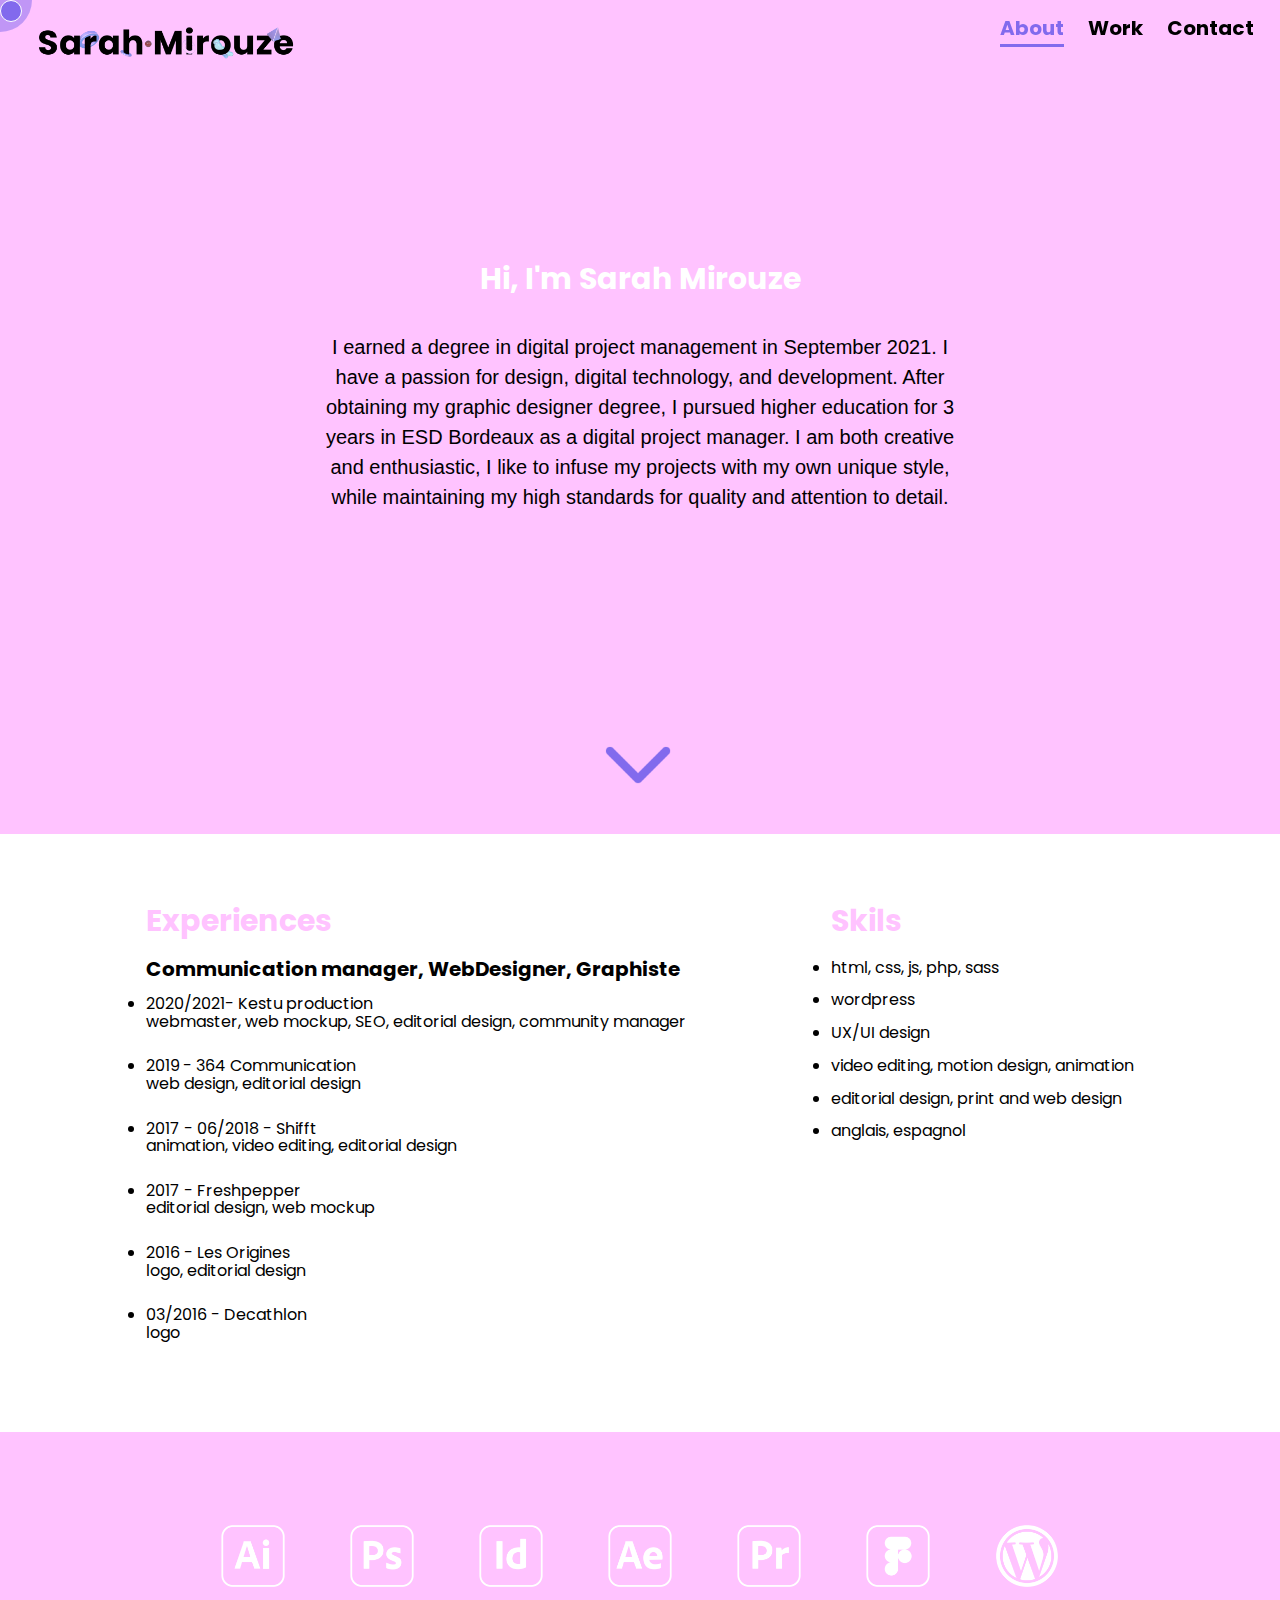
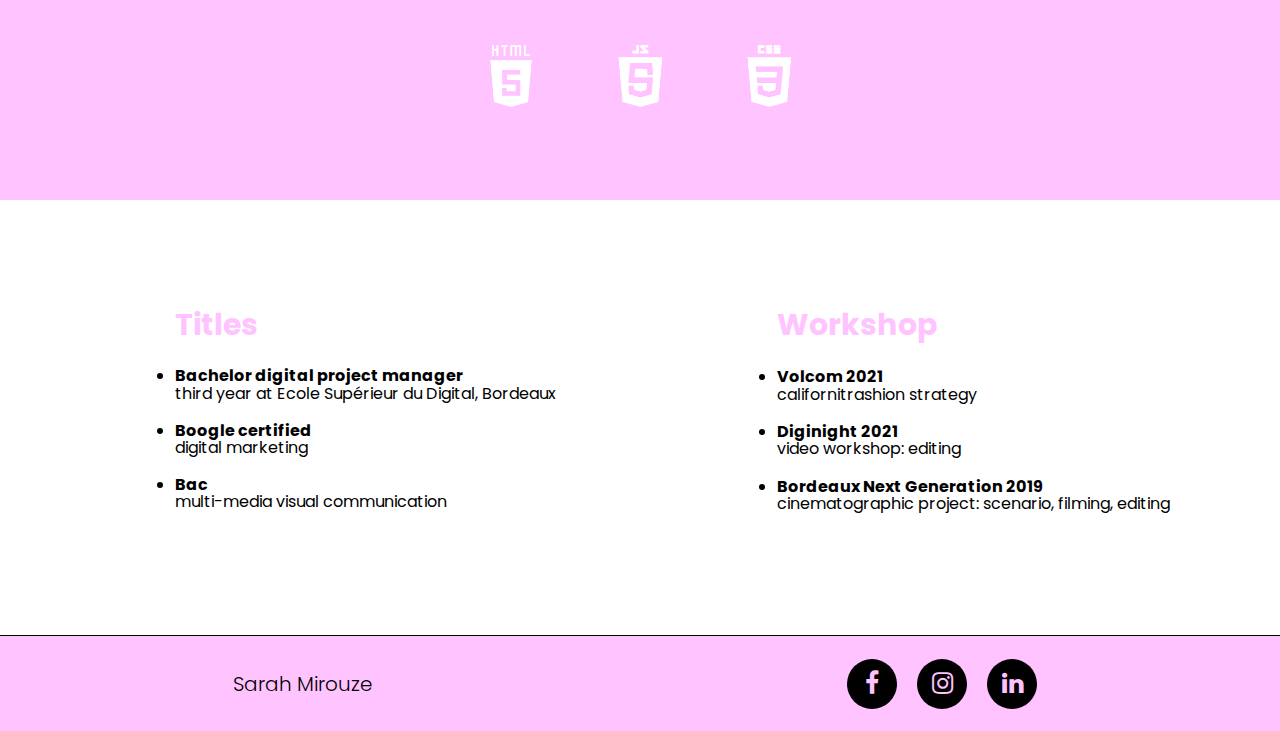
<file: pages/about.html>
<!DOCTYPE html>
<html lang="en">
<head>
    <meta charset="UTF-8">
    <meta http-equiv="X-UA-Compatible" content="IE=edge">
    <meta name="viewport" content="width=device-width, initial-scale=1.0">
    <link rel="icon" href="../images/logo__formes/favicon-02.jpg">
    <title>About me</title>
    <link rel="stylesheet" href="https://cdnjs.cloudflare.com/ajax/libs/font-awesome/4.7.0/css/font-awesome.min.css">
    <link rel="stylesheet" type="text/css" href="../styles/about.css" />
    <link rel="stylesheet" type="text/css" href="../general.css" />
    <link rel="preconnect" href="https://fonts.googleapis.com">
    <link rel="preconnect" href="https://fonts.gstatic.com" crossorigin>
    <link href="https://fonts.googleapis.com/css2?family=Poppins:ital,wght@0,100;0,200;0,300;0,400;0,500;0,600;0,700;1,100;1,200;1,300;1,400;1,500;1,600&display=swap" rel="stylesheet">
    <script src="https://code.jquery.com/jquery-3.3.1.slim.min.js" 
            integrity="sha384-q8i/X+965DzO0rT7abK41JStQIAqVgRVzpbzo5smXKp4YfRvH+8abtTE1Pi6jizo" crossorigin="anonymous"></script>




</head>
<body>

<!--___________________________CURSOR__________________________ -->
<div id="circle"></div>
<div id="dot"></div>

<script>
        const dot = document.getElementById("dot")
        const circle = document.getElementById("circle")
        //
        const speed = 6;
        let endX = 0;
        let endY = 0;
        let _x = 0;
        let _y = 0;
        //
        document.onmousemove = (event)=> {
        endX = event.pageX;
        endY = event.pageY;
        dot.style.top = endY - 6 + "px";
        dot.style.left = endX - 6 + "px";
        }

        function animateCircle() {
        requestAnimationFrame(animateCircle);  
        _x += (endX - _x) / speed;
        _y += (endY - _y) / speed;
        circle.style.top = _y - 32 + "px"
        circle.style.left = _x - 32 + "px"
        }

        animateCircle();
    </script>
    
    <!-- ______________________________MOBILE _________________________-->

    <header id="header_mobile" class="backMenu">
        <div style="overflow: hidden;" id="mySidenav" class="sidenav">           
            <a href="javascript:void(0)" class="closebtn" onclick="closeNav()">&times;</a>
            <ul id="menu">
                <div class="img"><a  href="../index.html"><img class="MyLogo" src="../images/logo__formes/Logo_Sarah.png" alt=""></a></div>
                <li class="active"><a  id="navitem" href="">About</a></li>
                <li><a id="navitem" href="work.html">Work</a></li>
                <li><a  id="navitem" href="contact.html">Contact</a></li>
            </ul>
        </div>
        <span id="burger" onclick="openNav()">&#9776;</span>
    </header>


    <script>

        function openNav() {
            document.getElementById("mySidenav").style.boxShadow = "rgb(3 8 20 / 10%) 0px 0.15rem 0.5rem, rgb(2 8 20 / 10%) 0px 0.075rem 0.175rem";
            document.getElementById("mySidenav").style.width = "100%";
            document.getElementById("mySidenav").style.background = "var(--secondary-color)";
            document.getElementById("mySidenav").style.zIndex = "100";
            document.getElementById("burger").style.color = "transparent";
            document.getElementById("burger").style.backgroundColor = "transparent";
            document.getElementById("burger").style.transition = "0.5s";
            document.getElementById("burger").style.display = "none";
            
        }

        function closeNav() {
            document.getElementById("mySidenav").style.zIndex = "100";
            document.getElementById("mySidenav").style.boxShadow = "transparent";
            document.getElementById("mySidenav").style.background = "var(--secondary-color)";
            document.getElementById("burger").style.backgroundColor = "transparent";
            document.getElementById("mySidenav").style.width = "0px";
            document.getElementById("burger").style.color = "black";
            document.getElementById("burger").style.display = "flex";
            document.getElementById("burger").style.transition = "0.5s";
        }

    </script>
    

<!-- ___________________________DESKTOP___________________________ -->

<header class="header_desktop">
        <ul id="new_menu">
            <a href="../index.html"><img class="MyLogo" src="../images/logo__formes/Logo_Sarah.png" alt="">
            <li class="active"><a  id="navitem">About</a></li>
            <li><a id="navitem" href="work.html">Work</a></li>
            <li><a  id="navitem" href="contact.html">Contact</a></li>
        </ul>

</header>

<!--___________________________CONTENUS__________________________ -->
<section class="section__intro">
    <a class="down__arrow__link" href="#section__down"><img class="down__arrow" src="../images/social__icons/icons8-flèche-développer-100.png" alt=""></a>
    <div class="intro">
        <h1 class=" title__white">Hi, I'm Sarah Mirouze</h1>
        <p> <br>I earned a degree in digital project management in September 2021. I have a passion for design, digital technology, and development. After obtaining my graphic designer degree, I pursued higher education for 3 years in ESD Bordeaux as a digital project manager. I am both creative and enthusiastic, I like to infuse my projects with my own unique style, while maintaining my high standards for quality and attention to detail. </p>
    </div>
  </section>

<section class="section__xp__skils" id="section__down">
    <div class="content__xp__skils">
        <div class="xp">
            <h1 class="title__xp title__color ">experiences</h1>
            <h4> <strong>Communication manager, WebDesigner, Graphiste</strong></h4>          
            <ul>
                <li class="__li">2020/2021- Kestu production<br>webmaster, web mockup, SEO, editorial design, community manager</li> 
                <li class="__li">2019 - 364 Communication<br>web design, editorial design</li> 
                <li class="__li">2017 - 06/2018 - Shifft<br>animation, video editing, editorial design</li> 
                <li class="__li">2017 - Freshpepper<br>editorial design, web mockup</li> 
                <li class="__li">2016 - Les Origines<br>logo, editorial design</li> 
                <li class="__li">03/2016 - Decathlon<br> logo</li> 
            </ul>
        </div>
        <div class="skils">
            <h1 class="title__ title__right title__color ">skils</h1>
            <ul>
                <li class="__li">html, css, js, php, sass</li> 
                <li class="__li">wordpress</li> 
                <li class="__li">UX/UI design </li> 
                <li class="__li">video editing, motion design, animation</li> 
                <li class="__li">editorial design, print and web design</li> 
                <li class="__li">anglais, espagnol</li> 
            </ul>              
        </div>
    </div>
</section>

<section class="section__tools">
    <div class="content__tools">
        <div class="tools">
            <img class="tools__img" src="../images/social__icons/ai_.png" alt="">
            <img class="tools__img" src="../images/social__icons/ps_.png" alt="">
            <img class="tools__img" src="../images/social__icons/id_.png" alt="">
            <img class="tools__img" src="../images/social__icons/ae_.png" alt="">
            <img class="tools__img" src="../images/social__icons/pr_.png" alt="">
            <img class="tools__img" src="../images/social__icons/figma_.png" alt="">
            <img class="tools__img" src="../images/social__icons/wordpress_.png" alt="">
            <img class="tools__img" src="../images/social__icons/html_.png" alt="">
            <img class="tools__img" src="../images/social__icons/js_.png" alt="">
            <img class="tools__img" src="../images/social__icons/css_.png" alt="">
        </div>
    </div>
</section>

<section class="section__school">
    <div class="content__school">
        <div class="school">
            <h1 class="title__ title__color ">titles</h1>    
            <ul>
                <li class="__li"><strong>Bachelor digital project manager</strong><br>third year at Ecole Supérieur du Digital, Bordeaux</li> 
                <li class="__li"><strong>Boogle certified</strong><br>digital marketing</li> 
                <li class="__li"><strong>Bac</strong><br>multi-media visual communication</li> 
            </ul>
        </div>
        <div class="school">
            <h1 class="title__ title__right title__color ">workshop</h1>
            <ul>
                <li class="__li"><strong>Volcom 2021</strong> <br>californitrashion strategy</li> 
                <li class="__li"><strong>Diginight 2021 </strong><br>video workshop: editing</li> 
                <li class="__li"><strong>Bordeaux Next Generation 2019</strong>  <br>cinematographic project: scenario, filming, editing</li> 
            </ul>              
        </div>
    </div>
</section>


<footer>
    <div>
        <h3 class="copyright">Sarah Mirouze</h3>
    </div>
    <div class="social-media">
        <a href="https://www.facebook.com/sarah.mirouze/" class="fa fa-facebook"></a>
        <a href="https://www.instagram.com/sarah.mirouze/?hl=fr" class="fa fa-instagram"></a>
        <a href="https://www.linkedin.com/in/sarah-mirouze-b27b10171/" class="fa fa-linkedin"></a>
    </div>
</footer>

</body>
</html>
</file>
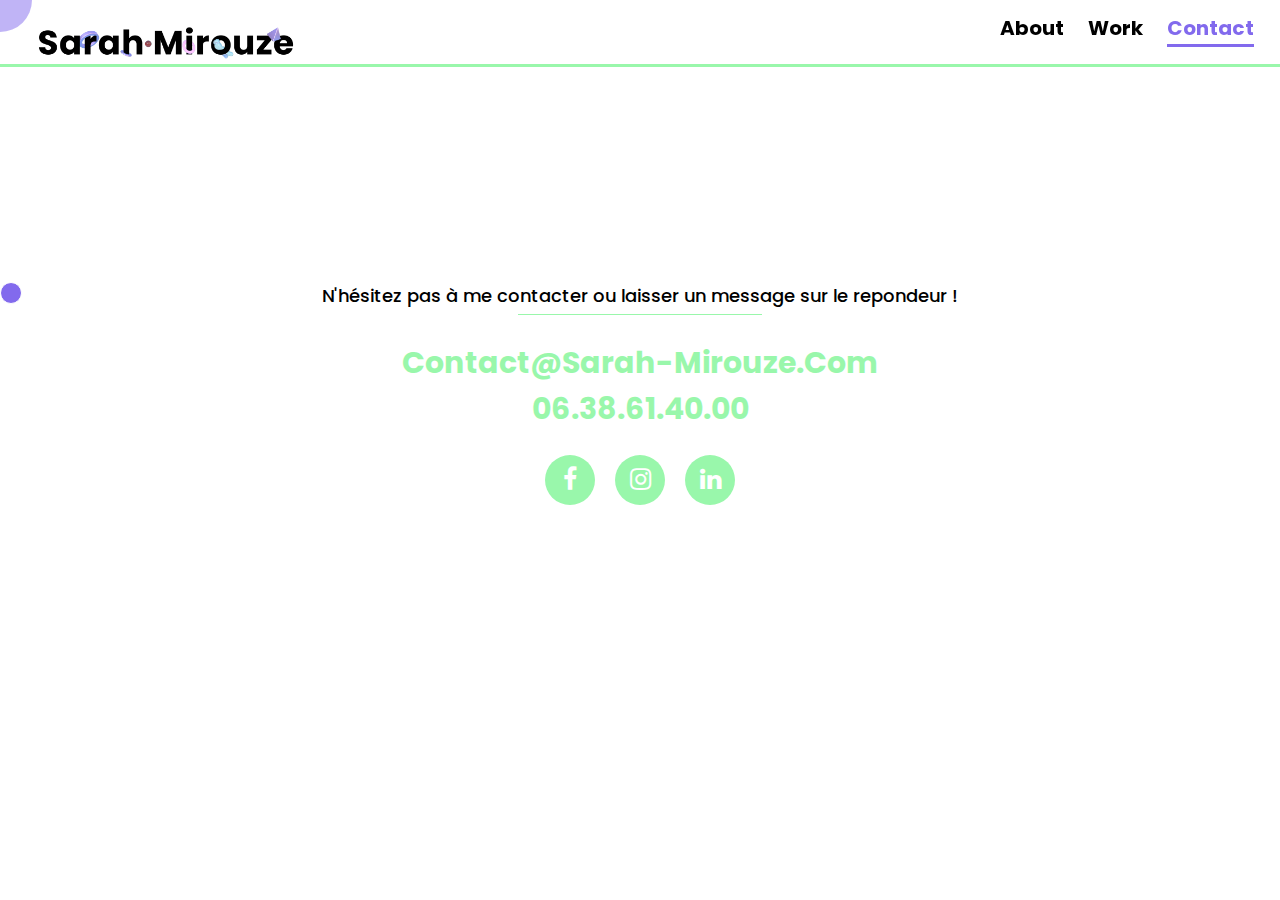
<file: pages/contact.html>
<!DOCTYPE html>
<html lang="en">
<head>
    <meta charset="UTF-8">
    <meta http-equiv="X-UA-Compatible" content="IE=edge">
    <meta name="viewport" content="width=device-width, initial-scale=1.0">
    <link rel="icon" href="../images/logo__formes/favicon-03.jpg">
    <title>About me</title>
    <link rel="stylesheet" href="https://cdnjs.cloudflare.com/ajax/libs/font-awesome/4.7.0/css/font-awesome.min.css">
    <link rel="stylesheet" type="text/css" href="../styles/contact.css" />
    <link rel="stylesheet" type="text/css" href="../general.css" />
    <link rel="preconnect" href="https://fonts.googleapis.com">
    <link rel="preconnect" href="https://fonts.gstatic.com" crossorigin>
    <link href="https://fonts.googleapis.com/css2?family=Poppins:ital,wght@0,100;0,200;0,300;0,400;0,500;0,600;0,700;1,100;1,200;1,300;1,400;1,500;1,600&display=swap" rel="stylesheet">
    <script src="https://code.jquery.com/jquery-3.3.1.slim.min.js" 
            integrity="sha384-q8i/X+965DzO0rT7abK41JStQIAqVgRVzpbzo5smXKp4YfRvH+8abtTE1Pi6jizo" crossorigin="anonymous"></script>




</head>
<body>

<!--___________________________CURSOR__________________________ -->
<div id="circle"></div>
<div id="dot"></div>

<script>
        const dot = document.getElementById("dot")
        const circle = document.getElementById("circle")
        //
        const speed = 6;
        let endX = 0;
        let endY = 0;
        let _x = 0;
        let _y = 0;
        //
        document.onmousemove = (event)=> {
        endX = event.pageX;
        endY = event.pageY;
        dot.style.top = endY - 6 + "px";
        dot.style.left = endX - 6 + "px";
        }

        function animateCircle() {
        requestAnimationFrame(animateCircle);  
        _x += (endX - _x) / speed;
        _y += (endY - _y) / speed;
        circle.style.top = _y - 32 + "px"
        circle.style.left = _x - 32 + "px"
        }

        animateCircle();
    </script>
    
    <!-- ______________________________MOBILE _________________________-->

    <header id="header_mobile" class="backMenu">
        <div style="overflow: hidden;" id="mySidenav" class="sidenav">           
            <a href="javascript:void(0)" class="closebtn" onclick="closeNav()">&times;</a>
            <ul id="menu">
                <div class="img"><a  href="../index.html"><img class="MyLogo" src="../images/logo__formes/Logo_Sarah.png" alt=""></a></div>
                <li><a  id="navitem" href="about.html">About</a></li>
                <li><a id="navitem" href="work.html">Work</a></li>
                <li class="active"><a  id="navitem" href="">Contact</a></li>
            </ul>
        </div>
        <span id="burger" onclick="openNav()">&#9776;</span>
    </header>


    <script>

        function openNav() {
            document.getElementById("mySidenav").style.boxShadow = "rgb(3 8 20 / 10%) 0px 0.15rem 0.5rem, rgb(2 8 20 / 10%) 0px 0.075rem 0.175rem";
            document.getElementById("mySidenav").style.width = "100%";
            document.getElementById("mySidenav").style.background = "var(--fifth-color)";
            document.getElementById("mySidenav").style.zIndex = "100";
            document.getElementById("burger").style.color = "transparent";
            document.getElementById("burger").style.backgroundColor = "transparent";
            document.getElementById("burger").style.transition = "0.5s";
            document.getElementById("burger").style.display = "none";
            
        }

        function closeNav() {
            document.getElementById("mySidenav").style.zIndex = "100";
            document.getElementById("mySidenav").style.boxShadow = "transparent";
            document.getElementById("mySidenav").style.background = "transparent";
            document.getElementById("burger").style.backgroundColor = "transparent";
            document.getElementById("mySidenav").style.width = "0px";
            document.getElementById("burger").style.color = "black";
            document.getElementById("burger").style.display = "flex";
            document.getElementById("burger").style.transition = "0.5s";
        }

    </script>
    

<!-- ___________________________DESKTOP___________________________ -->

<header class="header_desktop">
        <ul id="new_menu">
            <a href="../index.html"><img class="MyLogo" src="../images/logo__formes/Logo_Sarah.png" alt="">
            <li><a id="navitem"  href="about.html">About</a></li>
            <li><a id="navitem" href="work.html">Work</a></li>
            <li  class="active"><a  id="navitem" href="contact.html">Contact</a></li>
        </ul>
        
        <div class="line-1 line-2"></div>
</header>

<div class="bloc">
    <h2 class="contact__text">N'hésitez pas à me contacter ou laisser un message sur le repondeur ! </h2>
    <div class="line-1"></div>
    <h1><a class="color mail" href="mailto:  contact@sarah-mirouze.com;">contact@sarah-mirouze.com</a></h1>
    <h1><a class="color"  href="tel: +33638614000">06.38.61.40.00</a></h1>
    
    <div class="social-media">
        <a href="https://www.facebook.com/sarah.mirouze/" class="fa fa-facebook"></a>
        <a href="https://www.instagram.com/sarah.mirouze/?hl=fr" class="fa fa-instagram"></a>
        <a href="https://www.linkedin.com/in/sarah-mirouze-b27b10171/" class="fa fa-linkedin"></a>
    </div>
    
</div>
    </body>
    </html>
</file>
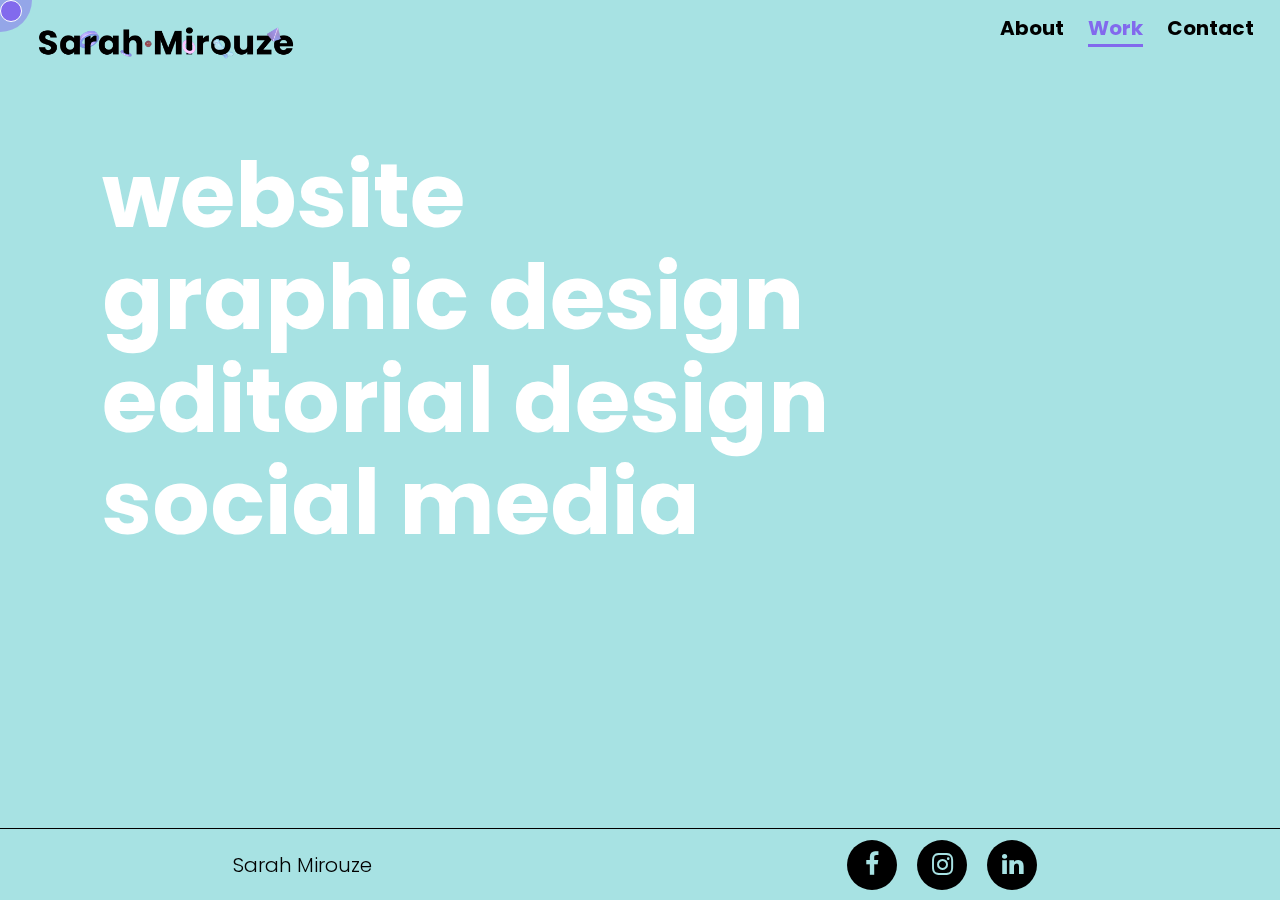
<file: pages/work.html>
<!DOCTYPE html>
<html lang="en">
<head>
    <meta charset="UTF-8">
    <meta http-equiv="X-UA-Compatible" content="IE=edge">
    <meta name="viewport" content="width=device-width, initial-scale=1.0">
    <link rel="icon" href="../images/logo__formes/favicon-04.jpg">
    <title>My work</title>
    <link rel="stylesheet" href="https://cdnjs.cloudflare.com/ajax/libs/font-awesome/4.7.0/css/font-awesome.min.css">
    <link rel="stylesheet" type="text/css" href="../styles/work.css" />
    <link rel="stylesheet" type="text/css" href="../general.css" />
    <script src="https://code.jquery.com/jquery-3.3.1.slim.min.js" 
            integrity="sha384-q8i/X+965DzO0rT7abK41JStQIAqVgRVzpbzo5smXKp4YfRvH+8abtTE1Pi6jizo" crossorigin="anonymous"></script>
    <link rel="preconnect" href="https://fonts.googleapis.com">
    <link rel="preconnect" href="https://fonts.gstatic.com" crossorigin>
    <link href="https://fonts.googleapis.com/css2?family=Poppins:ital,wght@0,100;0,200;0,300;0,400;0,500;0,600;0,700;1,100;1,200;1,300;1,400;1,500;1,600&display=swap" rel="stylesheet">




</head>
<body>

<!--___________________________CURSOR__________________________ -->
<div id="circle"></div>
<div id="dot"></div>

<script>
        const dot = document.getElementById("dot")
        const circle = document.getElementById("circle")
        //
        const speed = 6;
        let endX = 0;
        let endY = 0;
        let _x = 0;
        let _y = 0;
        //
        document.onmousemove = (event)=> {
        endX = event.pageX;
        endY = event.pageY;
        dot.style.top = endY - 6 + "px";
        dot.style.left = endX - 6 + "px";
        }

        function animateCircle() {
        requestAnimationFrame(animateCircle);  
        _x += (endX - _x) / speed;
        _y += (endY - _y) / speed;
        circle.style.top = _y - 32 + "px"
        circle.style.left = _x - 32 + "px"
        }

        animateCircle();
    </script>
    
    <!-- ______________________________MOBILE _________________________-->

    <header id="header_mobile" class="backMenu">
        <div style="overflow: hidden;" id="mySidenav" class="sidenav">           
            <a href="javascript:void(0)" class="closebtn" onclick="closeNav()">&times;</a>
            <ul id="menu">
                <div class="img"> <a href="../index.html"><img class="MyLogo" src="../images/logo__formes/Logo_Sarah.png" alt=""></a></div>
                <li><a  id="navitem" href="about.html">About</a></li>
                <li class="active"><a id="navitem" href="">Work</a></li>
                <li><a  id="navitem" href="contact.html">Contact</a></li>
            </ul>
        </div>
        <span id="burger" onclick="openNav()">&#9776;</span>
    </header>


    <script>

        function openNav() {
            document.getElementById("mySidenav").style.boxShadow = "rgb(3 8 20 / 10%) 0px 0.15rem 0.5rem, rgb(2 8 20 / 10%) 0px 0.075rem 0.175rem";
            document.getElementById("mySidenav").style.width = "100%";
            document.getElementById("mySidenav").style.background = "var(--sixth-color)";
            document.getElementById("mySidenav").style.zIndex = "100";
            document.getElementById("burger").style.color = "transparent";
            document.getElementById("burger").style.backgroundColor = "transparent";
            document.getElementById("burger").style.transition = "0.5s";
            document.getElementById("burger").style.display = "none";
            
        }

        function closeNav() {
            document.getElementById("mySidenav").style.zIndex = "100";
            document.getElementById("mySidenav").style.boxShadow = "transparent";
            document.getElementById("mySidenav").style.background = "transparent";
            document.getElementById("burger").style.backgroundColor = "transparent";
            document.getElementById("mySidenav").style.width = "0px";
            document.getElementById("burger").style.color = "black";
            document.getElementById("burger").style.display = "flex";
            document.getElementById("burger").style.transition = "0.5s";
        }

    </script>
    

<!-- ___________________________DESKTOP___________________________ -->

<header class="header_desktop">
    <ul id="new_menu">
        <a href="../index.html"><img class="MyLogo" src="../images/logo__formes/Logo_Sarah.png" alt="">
            <li><a  id="navitem" href="about.html">About</a></li>
            <li class="active"><a id="navitem" href="">Work</a></li>
            <li><a  id="navitem" href="contact.html">Contact</a></li>
        </ul>
        
    </header>

<!-- ___________________________CONTENUS___________________________ -->
    
<div class="fullpage" >
    <div class="bloc_title">
    <section style="width: 100%;">
      <a href="../pages/work/website.html" class="myDIV theme">website</a>
      <div class="hide"> 
          <img src="../images/logo__formes/shape1.png" alt="">
      </div>
     </section>
     <section class="section__1200px"  style="margin-top: 7%; width: 100%;">
       <a href="../pages/work/graphic__design.html" class="myDIV theme">graphic design</a>
       <div class="hide"> 
            <img src="../images/logo__formes/shape2.png" alt="">
       </div>
      </section>
     <section class="section__1200px"  style="margin-top: 7%; width: 100%;">
       <a href="../pages/work/editorial__design.html" class="myDIV theme">editorial design</a>
       <div class="hide"> 
            <img src="../images/logo__formes/shape3.png" alt="">
       </div>
      </section>
     <section class="section__1200px" style="margin-top: 7%; width: 100%;">
       <a href="../pages/work/social__media.html" class="myDIV theme">social media</a>
       <div class="hide"> 
            <img src="../images/logo__formes/shape4.png" alt="">
       </div>
      </section>
     </div>
    </div>




<footer>
    <div>
        <h3 class="copyright">Sarah Mirouze</h3>
    </div>
    <div class="social-media">
        <a href="https://www.facebook.com/sarah.mirouze/" class="fa fa-facebook"></a>
        <a href="https://www.instagram.com/sarah.mirouze/?hl=fr" class="fa fa-instagram"></a>
        <a href="https://www.linkedin.com/in/sarah-mirouze-b27b10171/" class="fa fa-linkedin"></a>
    </div>
</footer>

</body>
</file>
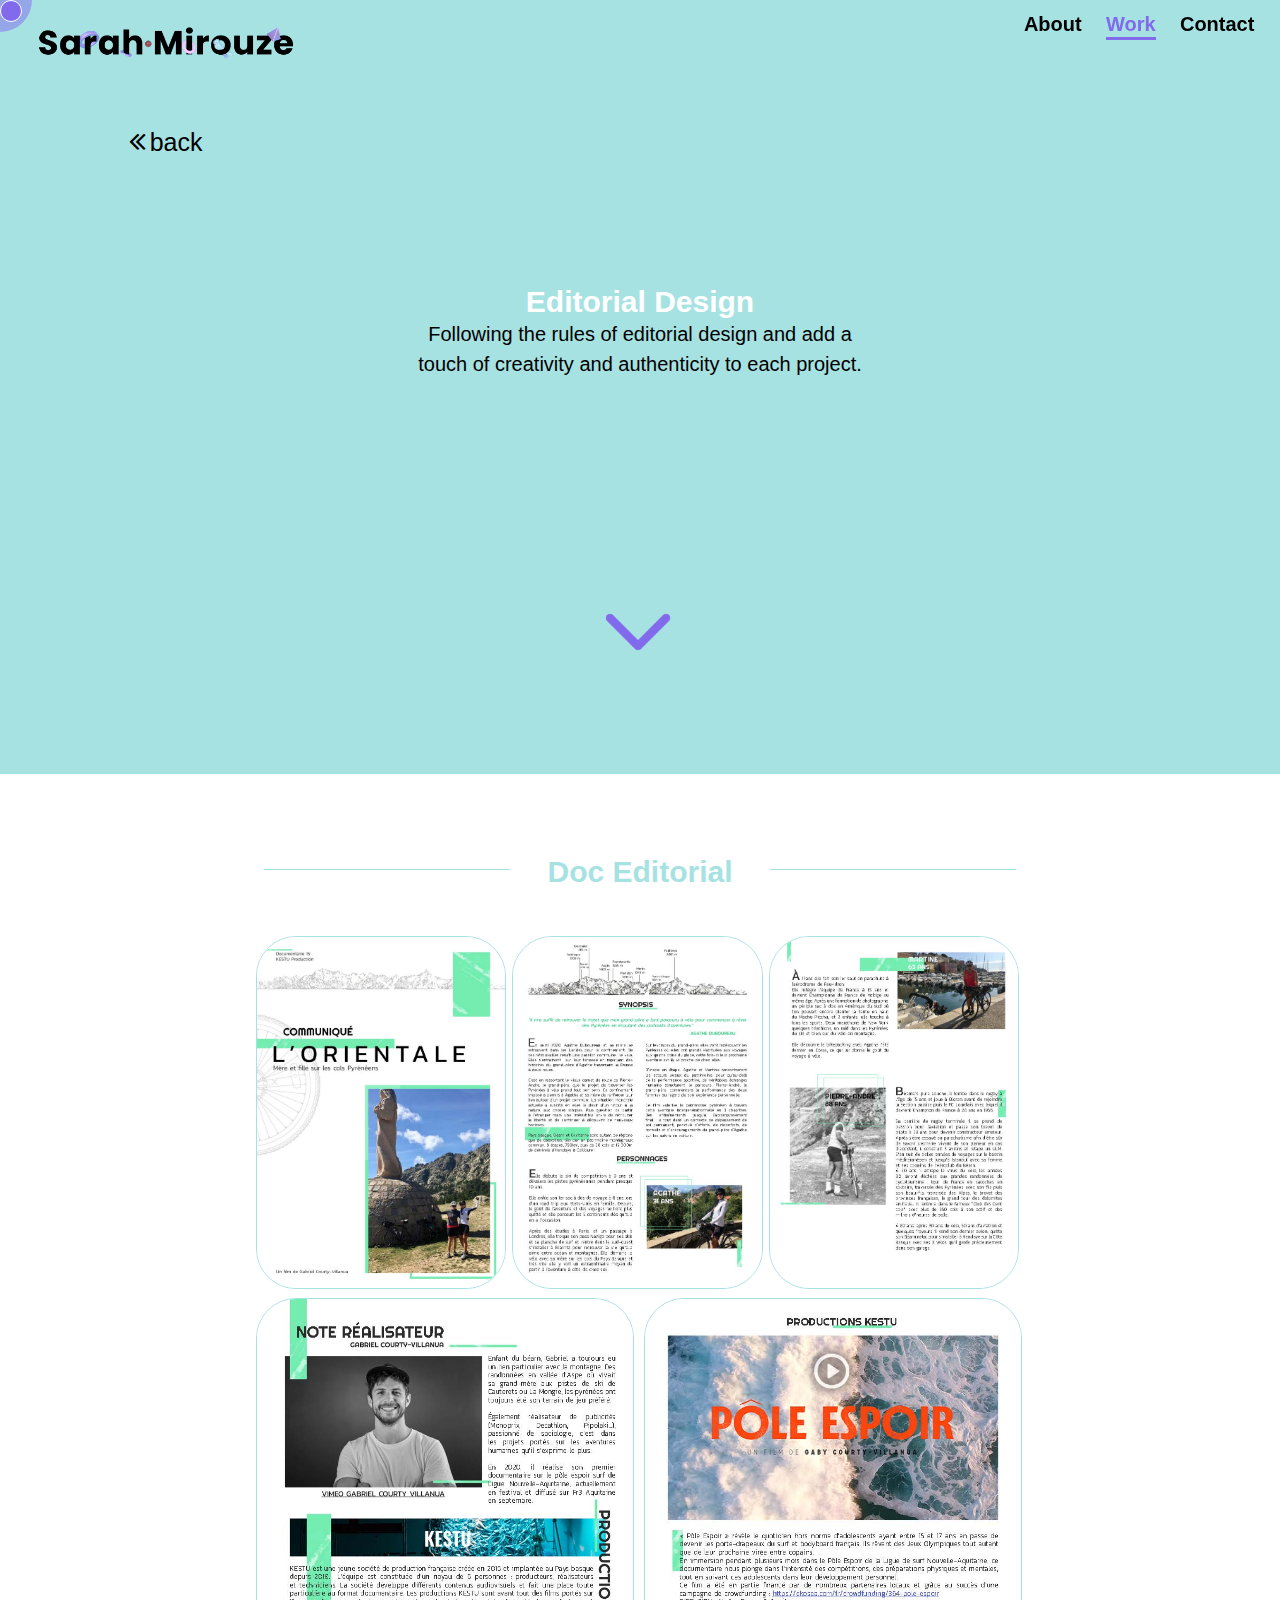
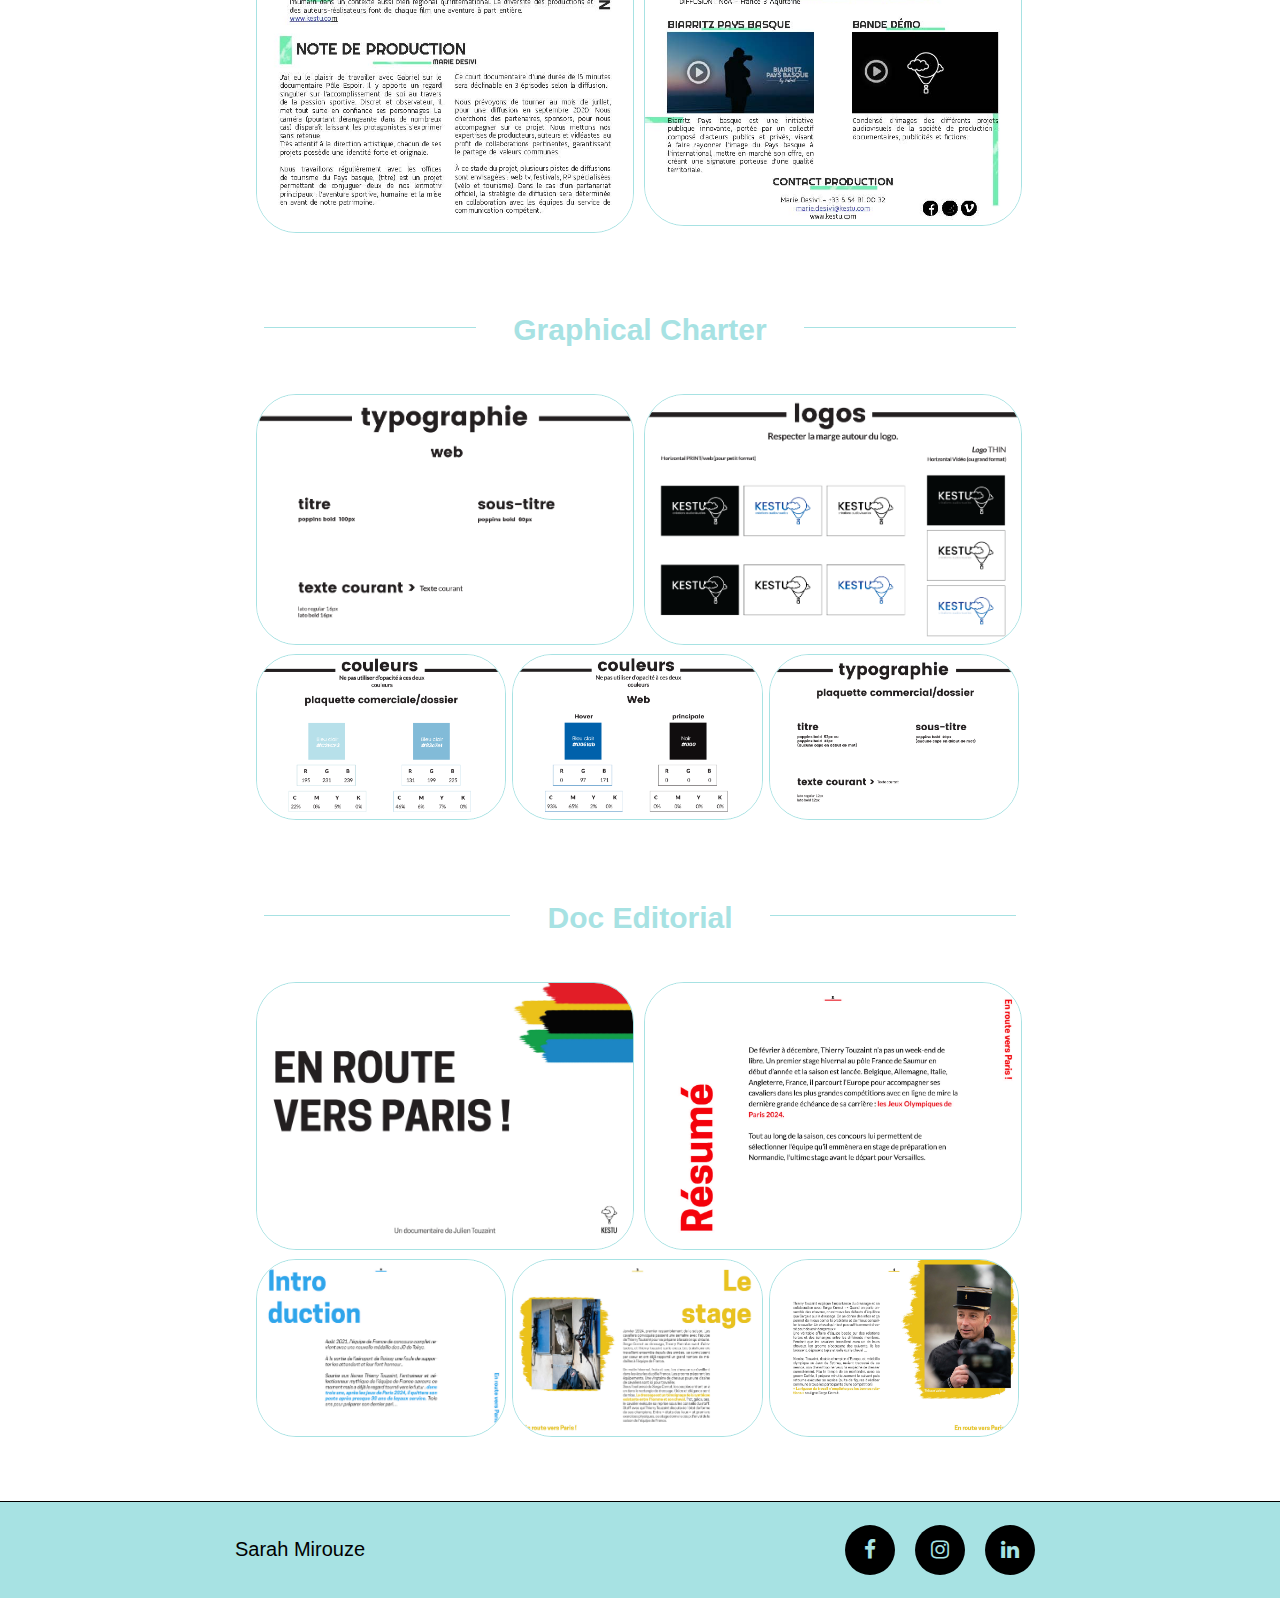
<file: pages/work/editorial__design.html>
<!DOCTYPE html>
<html lang="en">
<head>
    <link rel="stylesheet" href="../../styles/working__pages.css">
    <link rel="stylesheet" href="../../general.css">
    <meta charset="UTF-8">
    <link rel="stylesheet" href="https://cdnjs.cloudflare.com/ajax/libs/font-awesome/4.7.0/css/font-awesome.min.css">
    <meta http-equiv="X-UA-Compatible" content="IE=edge">
    <meta name="viewport" content="width=device-width, initial-scale=1.0">
    <link rel="icon" href="../../images/logo__formes/favicon-04.jpg">
    <title>Editorial design</title>
</head>
<body>

<!--___________________________CURSOR__________________________ -->
<div id="circle"></div>
<div id="dot"></div>

<script>
    const dot = document.getElementById("dot")
    const circle = document.getElementById("circle")
    //
    const speed = 6;
    let endX = 0;
    let endY = 0;
    let _x = 0;
    let _y = 0;
    //
    document.onmousemove = (event)=> {
    endX = event.pageX;
    endY = event.pageY;
    dot.style.top = endY - 6 + "px";
    dot.style.left = endX - 6 + "px";
    }

    function animateCircle() {
    requestAnimationFrame(animateCircle);  
    _x += (endX - _x) / speed;
    _y += (endY - _y) / speed;
    circle.style.top = _y - 32 + "px"
    circle.style.left = _x - 32 + "px"
    }

    animateCircle();
</script>
    

      <!-- DESKTOP -->
      
<header class="header_desktop">
    <div>
        <ul id="new_menu">
            <div class="img"><a  href="../../index.html"><img style="border: transparent;" class="MyLogo" src="../../images/logo__formes/Logo_Sarah.png" alt=""></a></div>
            <li ><a  id="navitem" href="../about.html">About</a></li>
            <li class="active"><a id="navitem" href="../work.html">Work</a></li>
            <li><a  id="navitem" href="../contact.html">Contact</a></li>
        </ul>
    </div>
</header>
    <!-- ______________________________MOBILE _________________________-->

    <header id="header_mobile" class="backMenu">
      <div style="overflow: hidden;" id="mySidenav" class="sidenav">           
          <a href="javascript:void(0)" class="closebtn" onclick="closeNav()">&times;</a>
          <ul id="menu">
              <div class="img"> <a href="../../index.html"><img class="MyLogo" src="../../images/logo__formes/Logo_Sarah.png" alt=""></a></div>
              <li><a  id="navitem" href="../about.html">About</a></li>
              <li class="active"><a id="navitem" href="">Work</a></li>
              <li><a  id="navitem" href="../contact.html">Contact</a></li>
          </ul>
      </div>
      <span id="burger" onclick="openNav()">&#9776;</span>
  </header>


  <script>

    function openNav() {
        document.getElementById("mySidenav").style.boxShadow = "rgb(3 8 20 / 10%) 0px 0.15rem 0.5rem, rgb(2 8 20 / 10%) 0px 0.075rem 0.175rem";
        document.getElementById("mySidenav").style.width = "100%";
        document.getElementById("mySidenav").style.background = "var(--sixth-color)";
        document.getElementById("mySidenav").style.zIndex = "100";
        document.getElementById("burger").style.color = "transparent";
        document.getElementById("burger").style.backgroundColor = "transparent";
        document.getElementById("burger").style.transition = "0.5s";
        document.getElementById("burger").style.display = "none";
        
    }

    function closeNav() {
        document.getElementById("mySidenav").style.zIndex = "100";
        document.getElementById("mySidenav").style.boxShadow = "transparent";
        document.getElementById("mySidenav").style.background = "transparent";
        document.getElementById("burger").style.backgroundColor = "transparent";
        document.getElementById("mySidenav").style.width = "0px";
        document.getElementById("burger").style.color = "black";
        document.getElementById("burger").style.display = "flex";
        document.getElementById("burger").style.transition = "0.5s";
    }

</script>


<!-- _______________CONTENUS_______________ -->
<button onclick="location.href='../work.html','mywindow';" class="sous-menu">
    <i class="back__arrow fa fa-angle-double-left"></i>
    back
  </button>
<section class="section__intro">
    <a class="down__arrow__link" href="#section__down"><img class="down__arrow" src="../../images/social__icons/icons8-flèche-développer-100.png" alt=""></a>
    <div class="objective">
    <h1>Editorial Design</h1>
    <p>Following the rules of editorial design and add a touch of creativity and authenticity to each project.</p>  
    </div>
</section>
  <div id="section__down" class="container">
    <div class="box">
      <h1 class="pageName"><span class="s_mobile">Doc editorial</span></h1>
      <div class="items">
        <div class="row__1">
          <img class="multiple__none" src="../../images/work/Communique_Velo_2MO_Page_1.jpg" alt="">
            <img class="multiple__none" src="../../images/work/Communique_Velo_2MO_Page_2.jpg" alt="">
            <img class="multiple__none" src="../../images/work/Communique_Velo_2MO_Page_3.jpg" alt="">
          </div>
          <div class="row__2" >
            <img class="multiple__none" src="../../images/work/Communique_Velo_2MO_Page_4.jpg" alt="">
            <img class="multiple__none" src="../../images/work/Communique_Velo_2MO_Page_5.jpg" alt="">
          </div> 
      </div>
    </div>
  </div>
  <div class="container">
    <div class="box">
      <h1 class="pageName"><span class="s_mobile">graphical charter</span></h1>
      <div class="items">
        <div class="row__2">
          <img class="multiple__none" src="../../images/work/Charten1 (1).png" alt="">
          <img class="multiple__none" src="../../images/work/Charten1 (2).png" alt="">
        </div> 
        <div class="row__1">
          <img class="multiple__none" src="../../images/work/Charten1 (3).png" alt="">
          <img class="multiple__none" src="../../images/work/Charten1 (4).png" alt="">
          <img class="multiple__none" src="../../images/work/Charten1 (5).png" alt="">
          </div>
      </div>
    </div>
  </div>
  <div  class="container last">
    <div class="box">
      <h1 class="pageName"><span class="s_mobile">Doc editorial</span></h1>
      <div class="items">
        <div class="row__2">
          <img class="multiple__none" src="../../images/work/EN_route_vers_Paris_Final_final_Page_01.jpg" alt="">
          <img class="multiple__none" src="../../images/work/EN_route_vers_Paris_Final_final_Page_02.jpg" alt="">
        </div> 
        <div class="row__1">
          <img class="multiple__none" src="../../images/work/EN_route_vers_Paris_Final_final_Page_03.jpg" alt="">
          <img class="multiple__none" src="../../images/work/EN_route_vers_Paris_Final_final_Page_04.jpg" alt="">
          <img class="multiple__none" src="../../images/work/EN_route_vers_Paris_Final_final_Page_05.jpg" alt="">
        </div>
      </div>
    </div>
  </div>
  <!-- _______FOOTER________ -->

  <footer>
    <div>
        <h3 class="copyright">Sarah Mirouze</h3>
    </div>
    <div class="social-media">
        <a href="https://www.facebook.com/sarah.mirouze/" class="fa fa-facebook"></a>
        <a href="https://www.instagram.com/sarah.mirouze/?hl=fr" class="fa fa-instagram"></a>
        <a href="https://www.linkedin.com/in/sarah-mirouze-b27b10171/" class="fa fa-linkedin"></a>
    </div>
</footer>
</body>
</html>
</file>
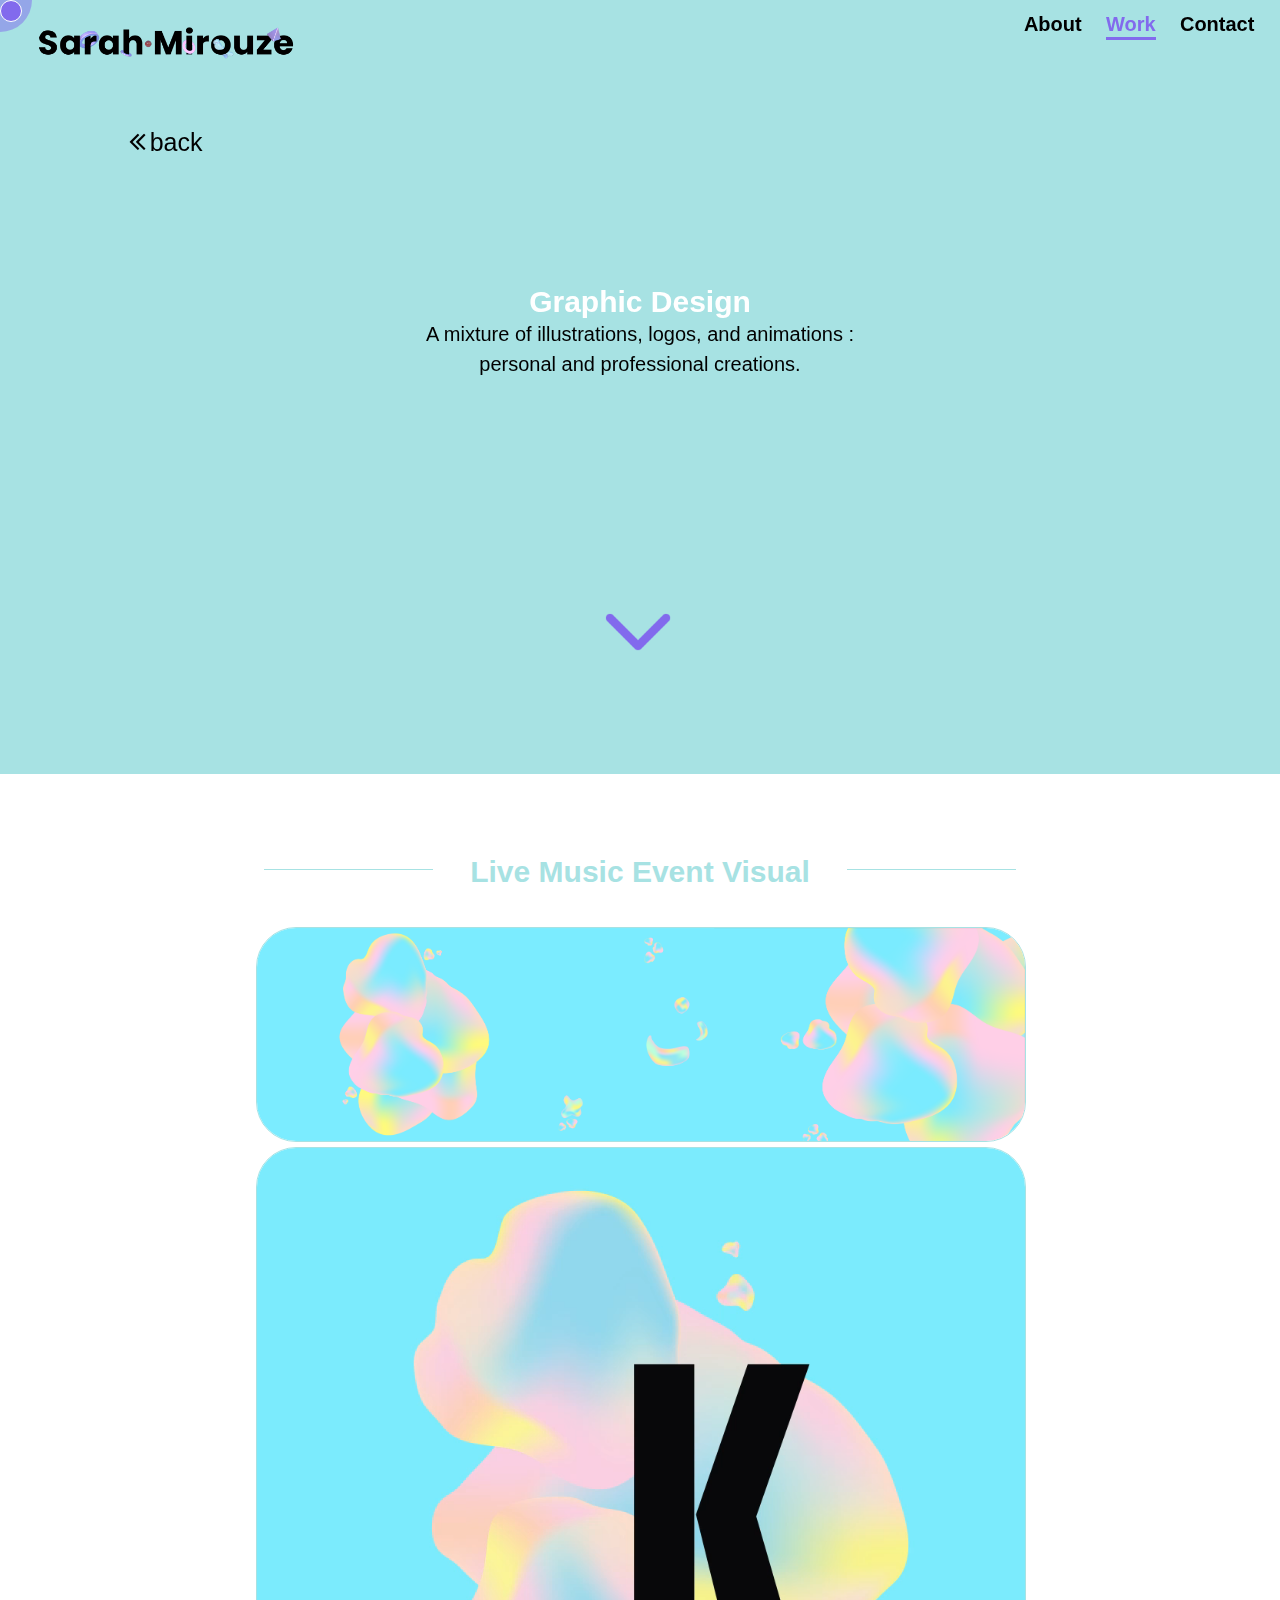
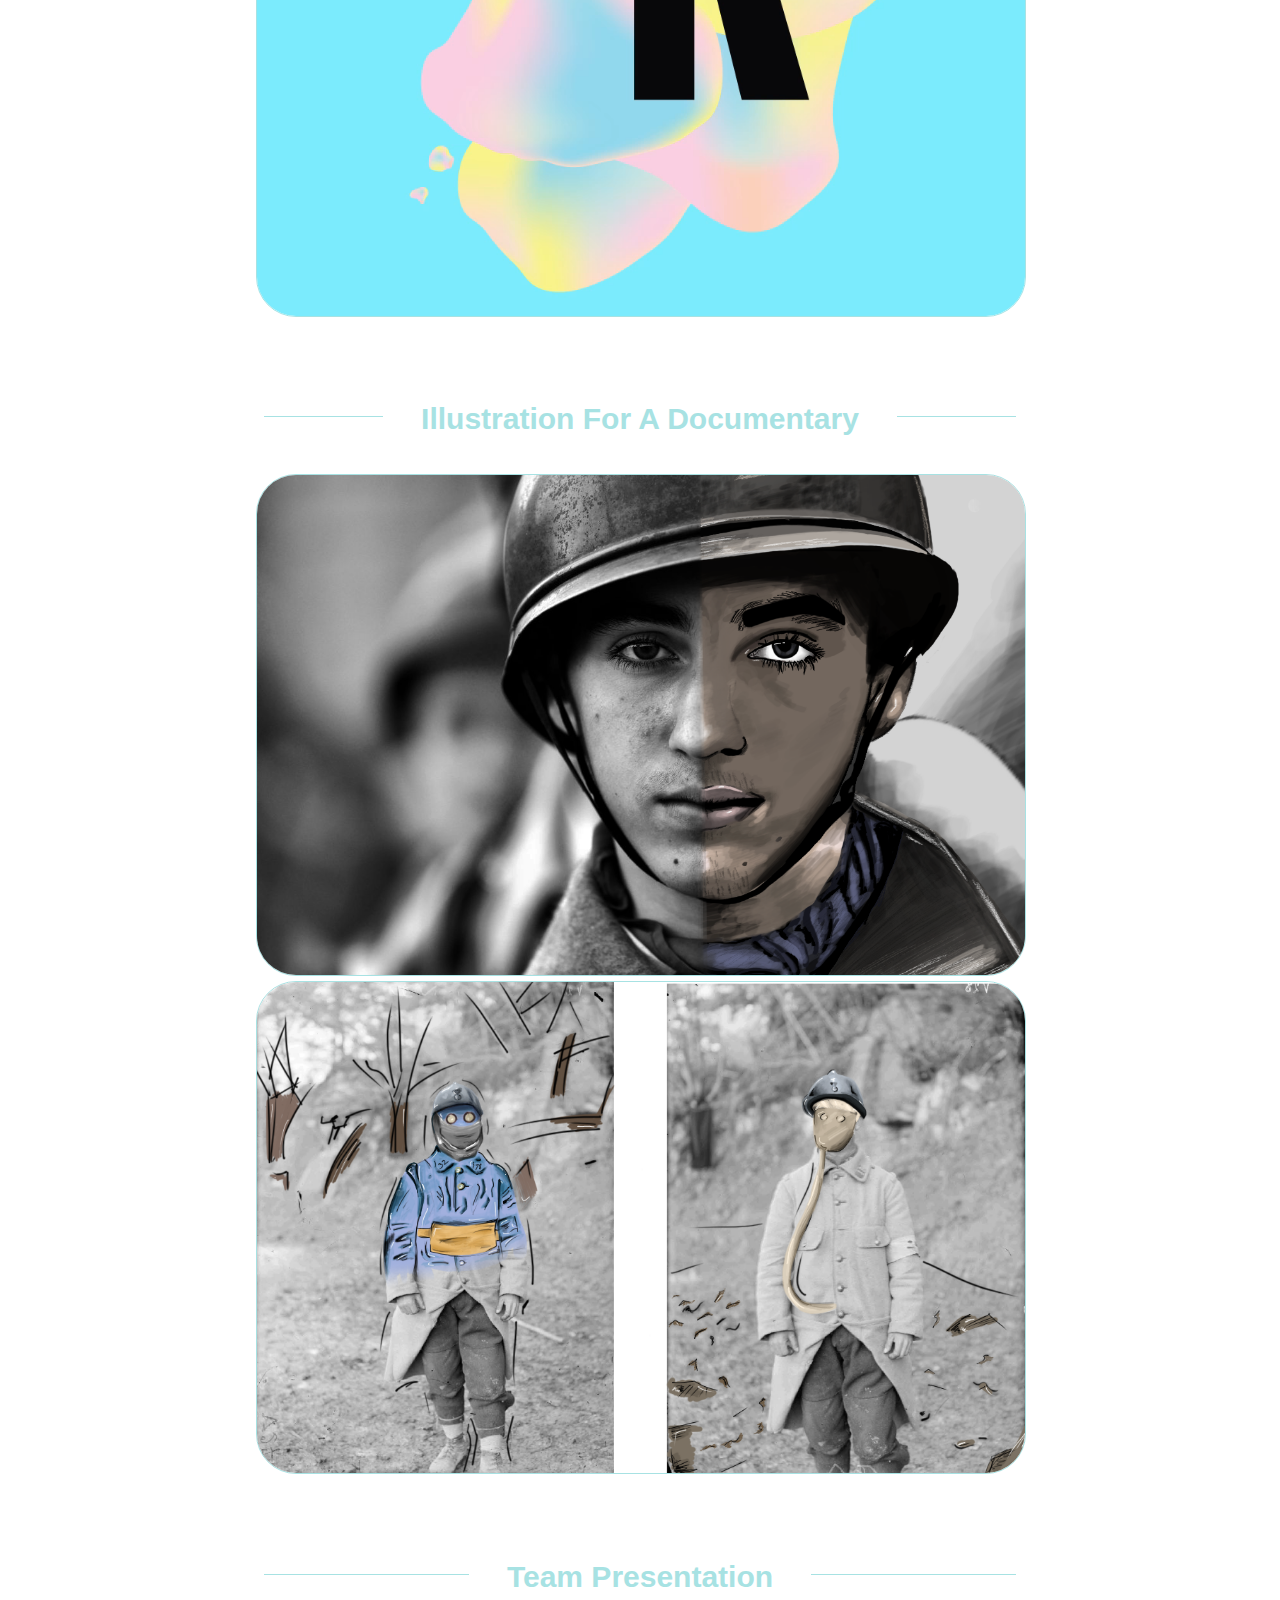
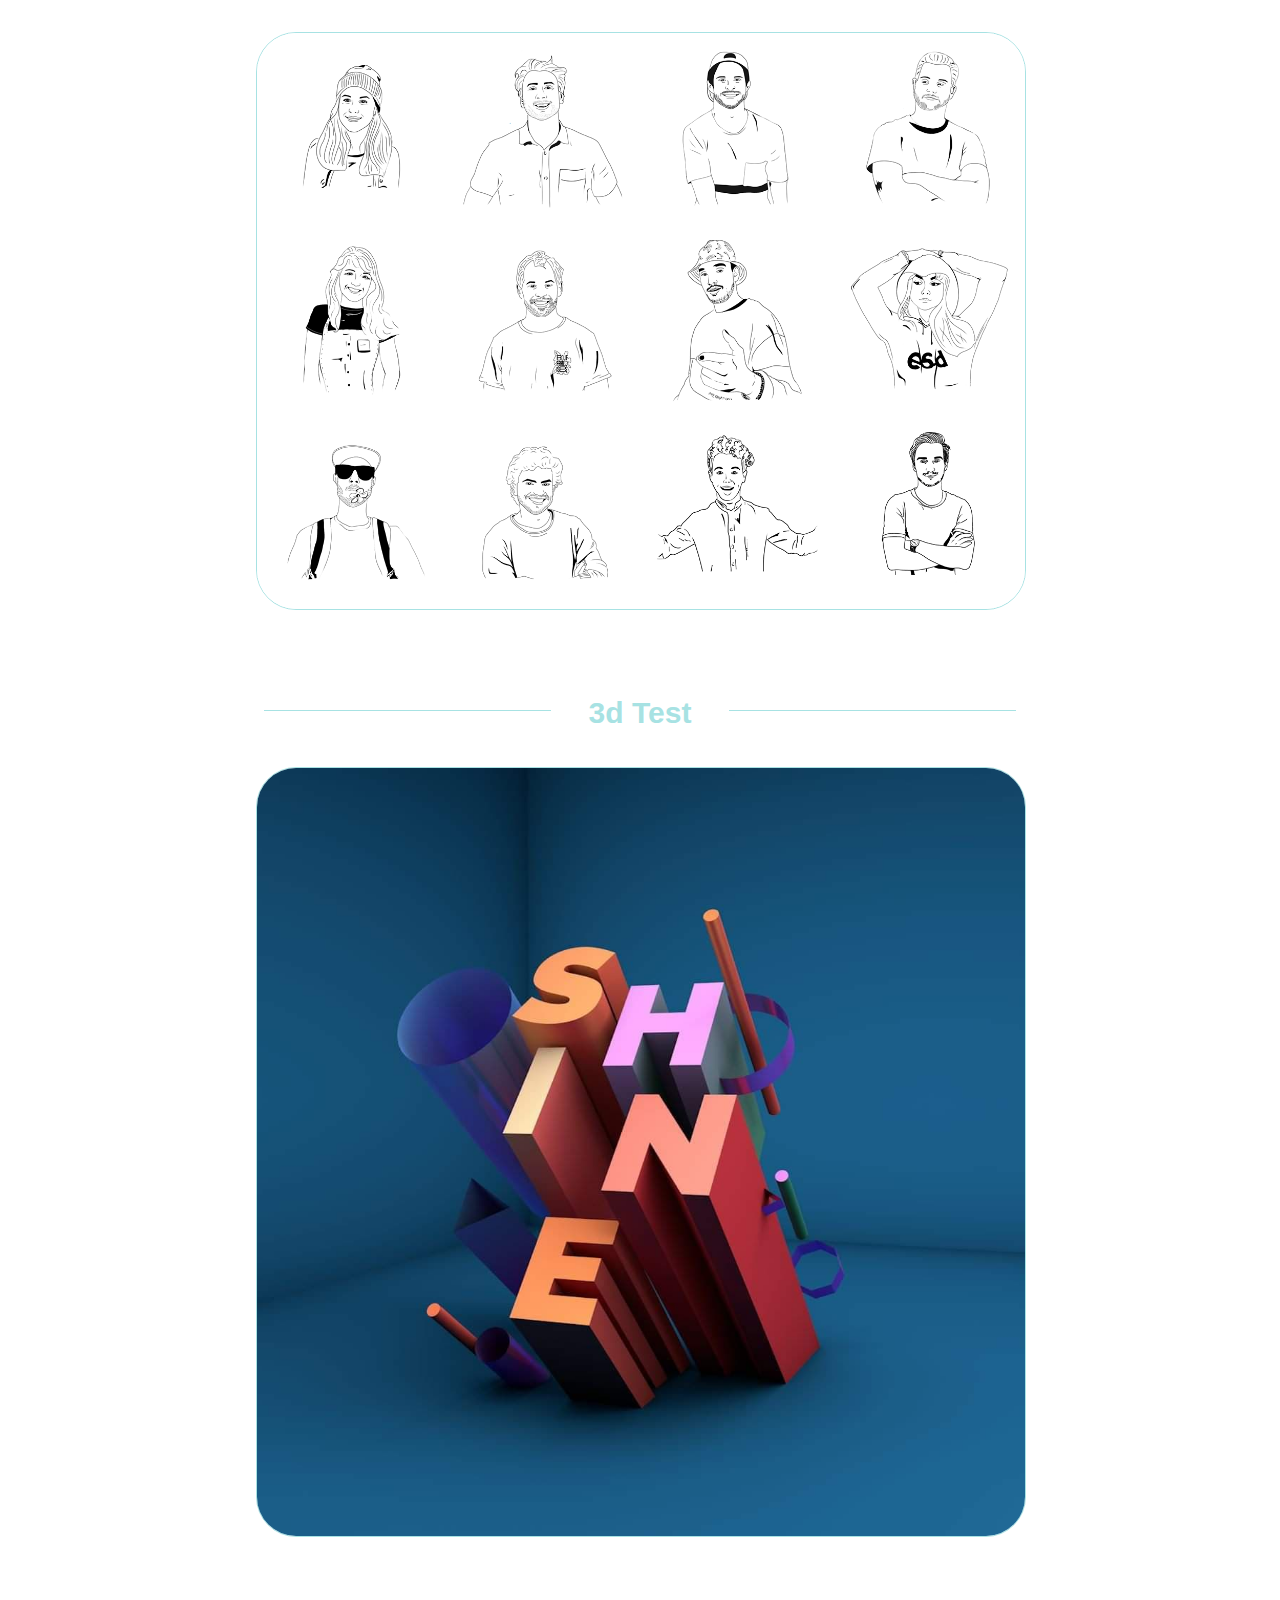
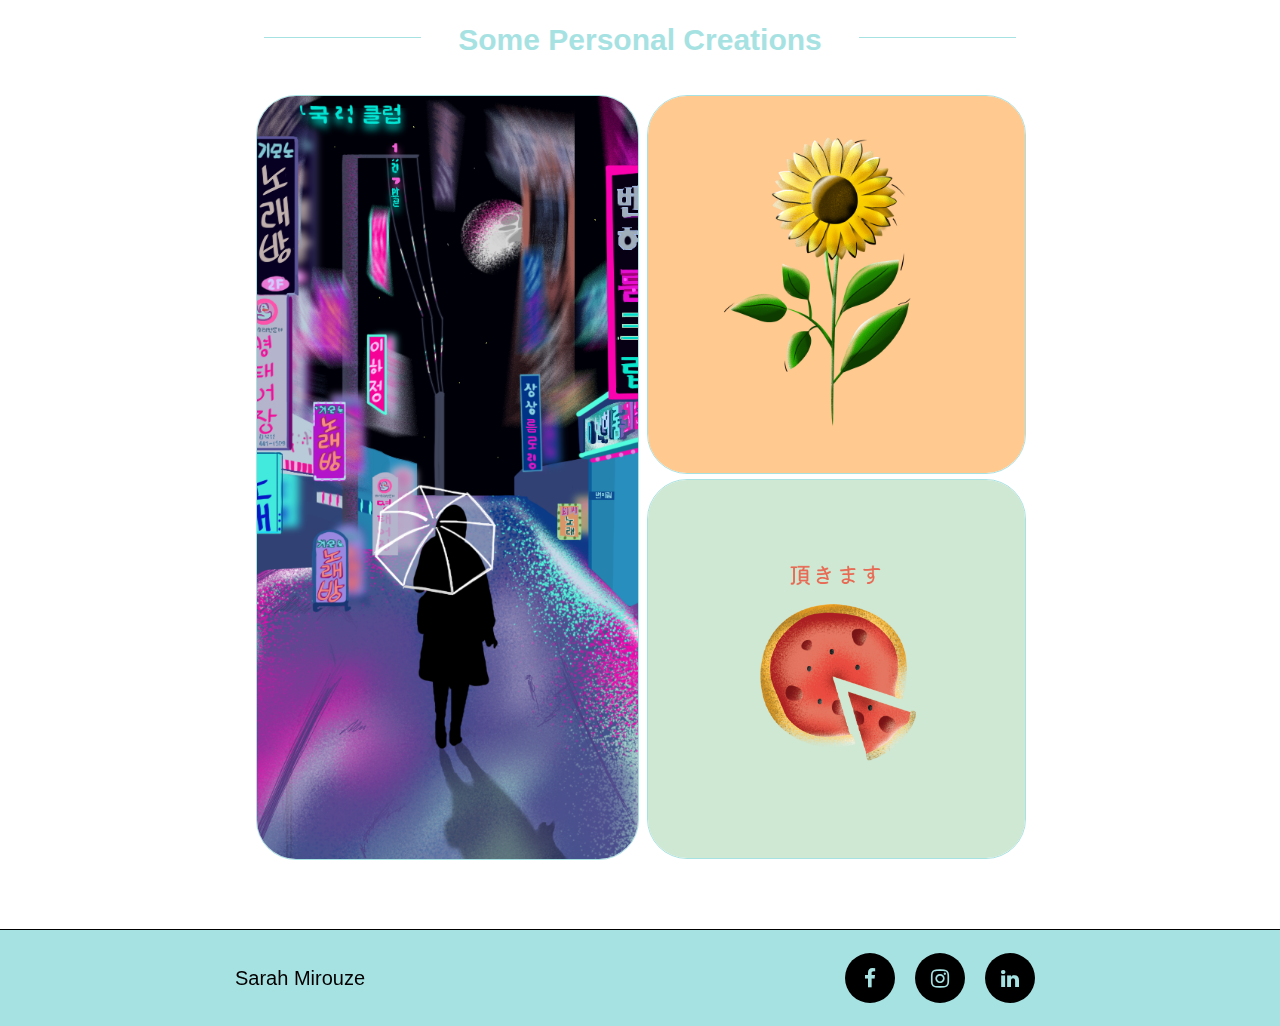
<file: pages/work/graphic__design.html>
<!DOCTYPE html>
<html lang="en">
<head>
    <link rel="stylesheet" href="../../styles/working__pages.css">
    <link rel="stylesheet" href="../../general.css">
    <meta charset="UTF-8">
    <link rel="stylesheet" href="https://cdnjs.cloudflare.com/ajax/libs/font-awesome/4.7.0/css/font-awesome.min.css">
    <meta http-equiv="X-UA-Compatible" content="IE=edge">
    <meta name="viewport" content="width=device-width, initial-scale=1.0">
    <link rel="icon" href="../../images/logo__formes/favicon-04.jpg">
    <title>Graphic design</title>
</head>
<body>

<!--___________________________CURSOR__________________________ -->
<div id="circle"></div>
<div id="dot"></div>

<script>
        const dot = document.getElementById("dot")
        const circle = document.getElementById("circle")
        //
        const speed = 6;
        let endX = 0;
        let endY = 0;
        let _x = 0;
        let _y = 0;
        //
        document.onmousemove = (event)=> {
        endX = event.pageX;
        endY = event.pageY;
        dot.style.top = endY - 6 + "px";
        dot.style.left = endX - 6 + "px";
        }

        function animateCircle() {
        requestAnimationFrame(animateCircle);  
        _x += (endX - _x) / speed;
        _y += (endY - _y) / speed;
        circle.style.top = _y - 32 + "px"
        circle.style.left = _x - 32 + "px"
        }

        animateCircle();
    </script>
    

   
  
      <!-- DESKTOP -->
      
      <header class="header_desktop">
        <div>
            <ul id="new_menu">
                <div class="img"><a  href="../../index.html"><img style="border: transparent;" class="MyLogo" src="../../images/logo__formes/Logo_Sarah.png" alt=""></a></div>
                <li ><a  id="navitem" href="../about.html">About</a></li>
                <li class="active"><a id="navitem" href="../work.html">Work</a></li>
                <li><a  id="navitem" href="../contact.html">Contact</a></li>
            </ul>
        </div>
      
      </header>
    <!-- ______________________________MOBILE _________________________-->

    <header id="header_mobile" class="backMenu">
      <div style="overflow: hidden;" id="mySidenav" class="sidenav">           
          <a href="javascript:void(0)" class="closebtn" onclick="closeNav()">&times;</a>
          <ul id="menu">
              <div class="img"> <a href="../../index.html"><img class="MyLogo" src="../../images/logo__formes/Logo_Sarah.png" alt=""></a></div>
              <li><a  id="navitem" href="../about.html">About</a></li>
              <li class="active"><a id="navitem" href="">Work</a></li>
              <li><a  id="navitem" href="../contact.html">Contact</a></li>
          </ul>
      </div>
      <span id="burger" onclick="openNav()">&#9776;</span>
  </header>


  <script>

    function openNav() {
        document.getElementById("mySidenav").style.boxShadow = "rgb(3 8 20 / 10%) 0px 0.15rem 0.5rem, rgb(2 8 20 / 10%) 0px 0.075rem 0.175rem";
        document.getElementById("mySidenav").style.width = "100%";
        document.getElementById("mySidenav").style.background = "var(--sixth-color)";
        document.getElementById("mySidenav").style.zIndex = "100";
        document.getElementById("burger").style.color = "transparent";
        document.getElementById("burger").style.backgroundColor = "transparent";
        document.getElementById("burger").style.transition = "0.5s";
        document.getElementById("burger").style.display = "none";
        
    }

    function closeNav() {
        document.getElementById("mySidenav").style.zIndex = "100";
        document.getElementById("mySidenav").style.boxShadow = "transparent";
        document.getElementById("mySidenav").style.background = "transparent";
        document.getElementById("burger").style.backgroundColor = "transparent";
        document.getElementById("mySidenav").style.width = "0px";
        document.getElementById("burger").style.color = "black";
        document.getElementById("burger").style.display = "flex";
        document.getElementById("burger").style.transition = "0.5s";
    }

</script>

<!-- __________________CONTENUS___________________ -->

<button onclick="location.href='../work.html','mywindow';" class="sous-menu">
  <i class="back__arrow fa fa-angle-double-left"></i>
  back
</button>

<section class="section__intro">
  <a class="down__arrow__link" href="#section__down"><img class="down__arrow" src="../../images/social__icons/icons8-flèche-développer-100.png" alt=""></a>
  <div class="objective">
    <h1> graphic design</h1>
    <p> A mixture of illustrations, logos, and animations : personal and professional creations.</p>
  </div>
</section>
    <div  id="section__down" class="container">
      <div class="box">
        <h1 class="pageName"><span class="s_mobile">live music event visual</span></h1>
        <div class="items">
          <img class="none" src="../../images/work/musik.png" alt="">
          <video class="none" muted loop  autoplay src="../../images/work/Comp 1.mp4" alt=""></video>
        </div>
      </div>
    </div>
    <div class="container">
      <div class="box">
        <h1 class="pageName"><span class="s_mobile">illustration for a documentary</span></h1>
        <div class="items">
          <img class="none" src="../../images/work/lyceen-de-guerre_V3.png" alt="">
          <img class="none" src="../../images/work/masque (1).png" alt="">
        </div>
      </div>
    </div>
    <div class="container">
      <div class="box">
        <h1 class="pageName"><span class="s_mobile">team presentation</span></h1>
        <div class="items"><img class="none" src="../../images/work/equpe1.png" alt=""></div>
      </div>
    </div>
    <div class="container">
      <div class="box">
        <h1 class="pageName"><span>3d test</span></h1>
        <div class="items"><img class="none" src="../../images/work/shine.jpg" alt=""></div>
      </div>
    </div>
    <div class="container last">
      <div class="box">
        <h1 class="pageName"><span class="s_mobile">some personal creations</span></h1>
        <div class="items">
          <div style="display: flex; flex-direction: row; gap: 1.2%; ">
          <div style=" height: 100%; width: 100%;"><img class="none" src="../../images/work/Seoul.png" alt=""></div>
          <div style="height: 100%; width: 99%;">
            <img class="none" src="../../images/work/Bernadette.jpg" alt="">
            <img class="none" src="../../images/work/Pizza_TIme.png" alt="">
        </div>
        </div>
        </div>
      </div>
    </div>

<!-- _______FOOTER________ -->

    <footer>
        <div>
            <h3 class="copyright">Sarah Mirouze</h3>
        </div>
        <div class="social-media">
            <a href="https://www.facebook.com/sarah.mirouze/" class="fa fa-facebook"></a>
            <a href="https://www.instagram.com/sarah.mirouze/?hl=fr" class="fa fa-instagram"></a>
            <a href="https://www.linkedin.com/in/sarah-mirouze-b27b10171/" class="fa fa-linkedin"></a>
        </div>
    </footer>
    
</body>
</html>
</file>
<file: styles/about.css>
body{
background-color: var(--secondary-color);
}
/* .header_desktop{
background-color: var(--secondary-color) ;
} */
.img{
  background-color: black;
}
.section__xp, .section__school{
position: relative;
z-index: -2;
}
.section__intro{
padding: 20% 0 0 0;
display: flex;
justify-content: flex-end;
align-items: center;
flex-wrap: nowrap;
flex-direction: column-reverse;

}
.intro{
display: flex;
justify-content: center;
align-items: center;
text-align: center;
flex-direction: column;
width: 50%;
}
.down__arrow__link{
    padding: 10% 0 2% 2%;
}
.down__arrow{
    width: 70%;
    padding: 90% 0 0 0;
    -webkit-animation: ca3_fade_move_down 2s ease-in-out infinite;
-moz-animation: ca3_fade_move_down 2s ease-in-out infinite;
animation: ca3_fade_move_down 2s ease-in-out infinite;
}

/*animated scroll arrow animation*/
@-webkit-keyframes ca3_fade_move_down {
0%   { -webkit-transform:translate(0,-20px); opacity: 0;  }
50%  { opacity: 1;  }
100% { -webkit-transform:translate(0,20px); opacity: 0; }
}
@-moz-keyframes ca3_fade_move_down {
0%   { -moz-transform:translate(0,-20px); opacity: 0;  }
50%  { opacity: 1;  }
100% { -moz-transform:translate(0,20px); opacity: 0; }
}
@keyframes ca3_fade_move_down {
0%   { transform:translate(0,-20px); opacity: 0;  }
50%  { opacity: 1;  }
100% { transform:translate(0,20px); opacity: 0; }
}

.section__xp__skils{
/* box-shadow: rgba(20, 8, 20, 0.1) 0.15rem 0.15rem 0.5rem, rgba(20, 8, 20, 0.1) 0.175rem 0.075rem 0.175rem; */
display: flex;
background-color: white;
position: relative;
z-index: -2;
}

.content__xp__skils{
margin: 5% 0 5% 0;
display: flex;
justify-content: center;
width: 100%;
justify-content: space-evenly;
}

.title__white{
  color: white;
}
.title__color{
color: var(--secondary-color)  ;
}
.title__{
  padding-bottom: 5%;
}
.title__xp{
  padding-bottom: 2%;
}
.__li{
  margin-bottom: 5%;
  text-align: left;
  font-size: 16px;
  line-height: 110%;
  font-weight: 400;
  list-style-type: disc;
}
.skils__li{
  margin-bottom: 2%;
  line-height: 130%;
}
.section__tools{
display: flex;
justify-content: center;
align-items: center;
padding: 5% 0 5% 0 ;
width: 100%;
}
.content__tools{
width: 90%;
display: flex;
justify-content: center;
}
.tools{
  display: flex;
  flex-wrap: wrap;
  justify-content: center;
  gap: 7%;
  align-items: center;
  width: 80%;
} 
.tools__img{
padding: 3% 0 3% 0;
width: 7%; 
transition: all 500ms;
}
.tools__img:hover{
transition: all 500ms;
width: 10%;
}
.section__school{
display: flex;
background-color: white;
padding: 8% 0 8% 0;
}
.content__school{
display: flex;
justify-content: center;
width: 100%;
justify-content: space-around;
padding-left: 5%;
}
.fa{
  color: var(--secondary-color);
}
  /* ____________________________________RESPONSIVE______________________________ */
@media all and (min-width: 1040px) {
  /* menu */
  
  h4{
    font-size: 20px !important;
  }
  .cv-1{
    justify-content: space-around !important;
  }
}
@media all and (min-width: 300px) and (max-width: 1040px) {
  .img{
    z-index: 200;
    position: fixed;
    height: 9%;
    left: 0;
    top: 0;
    width: 100%;
    background-color: var(--secondary-color);
  }
  h4{
    line-height: 110% !important;
    padding-bottom: 5% !important;
  }

  .section__intro{
    margin: 20% 0 20% 0;
  }
  .down__arrow__link{
    display: none;
  }

  .intro{
    width: 80%;
    text-align: left;
  }
  .section__xp__skils, .section__school{
    padding: 10% 0 8% 10%;
  }
  .content__xp__skils, .content__school{
    flex-direction: column;
    padding: 0 0 0 8%;
    width: 81%;
    margin: 0;
  }
  .content__school{
    width: 70% ;
  }
  .title__{
    padding-bottom: 5%;
  }
  .title__right{
    padding-top: 15%;
  }
  .tools__img{
    width: 19%;
  }
  .tools__img:hover{
    width: 19%;
  }
}
</file>
<file: styles/contact.css>
.bloc{
    margin-top: 22%;
    display: flex;
    flex-direction: column;
    justify-content: center;
    align-items: center;
  }
  .contact__text{
    font-size: 18px; 
    padding-bottom: 5px;
    text-transform: none;
  }
  .line-1 {
    height: 1px;
    background: var(--fifth-color);
    display: block;
    position: relative;
    width: 19%;
    margin-bottom: 2%;
  }
  .line-2{
    width: 100%;
    margin-top: 5%;
    height: 3px;
  }
  .mail_mobile{
    display: none;
  }
  
  .color{
    color: var(--fifth-color);
  }    
  .color:hover{
    color: var(--fourth-color);
  }
  .social-media{
    margin-top: 1%;
  }
  .fa{
    background-color: var(--fifth-color) !important;
    color: white !important;
  }

  /* ______________RESPONSIVE____________ */

  @media all and (min-width: 300px) and (max-width: 1040px) {
  .img{
    z-index: 200;
    position: fixed;
    height: 9%;
    left: 0;
    top: 0;
    width: 100%;
    background-color: var(--fifth-color);
  }
  .bloc{
    padding: 65% 0 0 0;
  }
  .contact__text{
    text-align: center;
  }
  .line-1{
    margin-bottom: 5%;
  }
  .mail{
    font-size: 21px;
  }
  .fa{
    font-size: 25px !important;
    width: 40px !important;
    height: 40px !important;
    color: white !important;
  }
}
</file>
<file: styles/work.css>
body{
    background-color: var(--sixth-color);

}
.fullpage{
    display: flex;
    flex-direction: column;
    height: auto;
    width: 100%;
    position: fixed;
    transition: all 500ms;
    padding: 3% 0 0 0;
  }
  .back__arrow{
    color: var(--sixth-color);
  }
  .hide {
  transition: opacity .5s ease-out;
  opacity: 0;
  height: 0;
  overflow: hidden;
  }
  .myDIV:hover + .hide {
  opacity: 1;
  height: auto;
  width: 100%;
  
  }
  img{
    position: absolute;
  }
  .theme{
  transition: all .5s ease-in-out; 
  z-index: 1;
  transition: all 500ms;
  color: white;
  font-size: 100px;
  font-weight: 700;
  left: 8%;
  position: absolute;
  }
 .theme:hover{
  color: #826AED;
  }
  .bloc_title{
    padding: 7% 0 14% 0;
  }

  /* _____FOOTER_____ */
footer{
    position: fixed !important;
    width: 100% !important;
    bottom: 0;
}
.fa, .fa:hover{
  background-color: black !important;
  color: var(--sixth-color);
}
.copyright{
  color: black !important;
}
/* ___________________________________RESPONSIVE____________________________ */
@media all and (min-width: 1200px) and (max-width: 1600px){
  img{
    width: 100%;
  }
  .theme{
    font-size: 90px;
  }
  .section__1200px{
    margin-top: 8% !important;
  }

}
@media all and (min-width: 300px) and (max-width: 1040px){
  .hide{
    display: none;
  }
  
  .fullpage{
    display: flex;
    flex-direction: column;
    align-items: center;
    justify-content: center;
    height: 100%;
    width: 100%;
    position: fixed;
  
  }
  .bloc_title{
    padding: 0 0 0 0;
  }
  
  section{
    margin:  0 0 5% 0  !important;
  }
  .theme{
    left: auto;
    position: relative;
    font-size: 40px;
  }
  .theme:hover{
    color: white;
  }
          /*-----------FOOTER------- */
  .foot{
    justify-content: center;
  }
  footer{
    display: flex;
    height: 80px;
    flex-direction: column;
    background-color: white;
    align-items: center;
    justify-content: center;
  }
  .img{
    z-index: 200;
    position: fixed;
    height: 9%;
    left: 0;
    top: 0;
    width: 100%;
    background-color: var(--sixth-color);
  }
  .fa{
    color: white !important;
    background-color: var(--sixth-color) !important;
  }
  
  
}
</file>
<file: styles/working__pages.css>
body{
    background: var(--sixth-color);
  }

  h1{
    color: white;
  }
  h2:hover{
    font-size: 35px;
    color: #fff;
  }
  
  .U_link:hover{
    color: #fff;
    font-size: 30px;
  }

  /* -----HEADER-------- */
button{
  cursor: none;
  }
.back__arrow, .back__arrow:hover{
  background-color: transparent !important;
  margin: 0!important;
  width: 0!important;
  height: 0 !important;
  padding-left: 1% !important;
  justify-content: left!important;
  transition: 0s ease-out !important;
  font-size:29px !important;
}

.sous-menu{
  display: flex;
  padding: 10% 0 0 10%;
  justify-content: flex-start;
  align-items: baseline;
  background: transparent;
  border: 0;
  font-size: 25px; 
  transition: all .3s ease-in-out; 
  font-family: 'Poppins', sans-serif;
  position: relative;
  gap: 40%;

  }
.sous-menu:hover{
  color: #fff;
  font-size: 28px;
  }
  /* ______________CONTENUS__________ */
.section__intro{
  padding: 10% 0 6% 0;
  display: flex;
  justify-content: flex-end;
  align-items: center;
  flex-wrap: nowrap;
  flex-direction: column-reverse;
  
}
.section__website{
  padding: 8% 0 5% 0 !important;
}
.intro{
  display: flex;
  justify-content: center;
  align-items: center;
  text-align: center;
  flex-direction: column;
  width: 50%;
}
.down__arrow__link{
  padding: 10% 0 2% 2%;
}
.down__arrow__link__website{
  padding: 7% 0 3% 2%;
}
.down__arrow{
    width: 70%;
    padding: 90% 0 0 0;
  -webkit-animation: ca3_fade_move_down 2s ease-in-out infinite;
  -moz-animation: ca3_fade_move_down 2s ease-in-out infinite;
  animation: ca3_fade_move_down 2s ease-in-out infinite;
}
.objective{
  display: flex;
  justify-content: center;
  align-items: center;
  text-align: center;
  flex-direction: column;
  width: 35%;
}
.site__link{
  display: flex;
  width: 100%;
  padding-top: 10%;
  flex-direction: column;
}
.site__link__text{
  font-weight: 700;
}
  
  /*animated scroll arrow animation*/
  @-webkit-keyframes ca3_fade_move_down {
    0%   { -webkit-transform:translate(0,-20px); opacity: 0;  }
    50%  { opacity: 1;  }
    100% { -webkit-transform:translate(0,20px); opacity: 0; }
  }
  @-moz-keyframes ca3_fade_move_down {
    0%   { -moz-transform:translate(0,-20px); opacity: 0;  }
    50%  { opacity: 1;  }
    100% { -moz-transform:translate(0,20px); opacity: 0; }
  }
  @keyframes ca3_fade_move_down {
    0%   { transform:translate(0,-20px); opacity: 0;  }
    50%  { opacity: 1;  }
    100% { transform:translate(0,20px); opacity: 0; }
  }
  
.container{
  background-color: white;
  padding: 5% 0 0 0;
  display: flex;
  flex-direction: column;
  justify-content: center;
  align-items: center;
  text-align: center;
  z-index: -2;
  position: relative;
}
.last{
  padding: 5% 0 5% 0;
}
.box{
  flex-direction: column;
  justify-content: center;
  align-items: center;
  text-align: center;
  display: flex;
  width: 50%;
}
.items{
  position: relative;
  height: auto;
  width: 100%;
  padding: 3% 0 0 0;

}
.row__1{
  display: flex;
  gap: 1.2%;
  width: 66%;
  flex-direction: row;
  margin-top: 1.2%; 
}
.row__2{
  display: flex; 
  flex-direction: row; 
  gap: 1.2%; 
  margin-top: 1.2%; 
}
.pageName{
  color: var(--sixth-color);
  width: 98%; 
  text-align: center; 
  border-top: 1px solid var(--sixth-color); 
  line-height: 0.1em;
  margin: 4% 0 4% 0; 

}
span { 
  background-color:#fff; 
  padding:0 5%; 
}
img, video {
  height: 100%;
  width: 100%;
  border-radius: 40px;
}
.none, .multiple__none{
  border: solid 1px var(--sixth-color) !important;
}
.multiple__none{
    width: 49%;
}

/* ---FOOTER----- */
footer{
  border-top: solid 1px var(--sixth-color);
}
.copyright{
  color: var(--sixth-color); 
  
}

.fa{
  background-color: var(--sixth-color);
}


/* __________FOOTER___________*/
.fa-instagram, .fa-facebook, .fa-linkedin, .fa-instagram:hover, .fa-facebook:hover, .fa-linkedin:hover{
  background-color: black !important;
  color: var(--sixth-color);
}
.copyright{
  color: black !important;
}

/* ___________________________________RESPONSIVE____________________________ */
@media all and (min-width: 1200px) and (max-width: 1600px){
  .box{
    width: 60%;
  }
}
  @media all and (min-width: 300px) and (max-width: 1200px) {
  .img{
    z-index: 200;
    position: fixed;
    height: 9%;
    left: 0;
    top: 0;
    width: 100%;
    background-color: var(--sixth-color);
  }
  .none{
    width: 100% !important;
  }
  .section__website, .section__intro {
    padding: 60% 0 60% 0 !important;
}
  .down__arrow__link__website, .down__arrow__link {
   display: none;
}

  .objective{
    width: 80%;
  }
  .U_link:hover{
    color: black;
    font-size: 22px;
  }
  .sous-menu{
    padding: 25% 0 0 7%;
  }
  .sous-menu:hover{
    font-size: 25px;
    color: black;
  }
  .ca3-scroll-down-arrow{
    display: none;
  }
.container{
    padding: 10% 0 0 0;
  }
  .box{
    width: 90%;
  }
  .pageName{
    color: var(--sixth-color);
    width: 98%; 
    text-align: center; 
    border-top: none; 
    line-height: 0.1em;
    margin: 10px 0 20px; 
  }
  .s_mobile{
    background-color: white;
    font-size: 22px;
  }
  span{
    padding: 0 0 0 0;
  }
  .last{
    padding: 10% 0 50px 0 ;
  }
}
</file>
<file: general.css>
/* @CHARSET "ISO-8859-1"; */
/* Reset CSS
* --------------------------------------- */
body,div,dl,dt,dd,ul,ol,li,h1,h2,h3,h4,h5,h6,pre,
form,fieldset,input,textarea,p,blockquote,th,td {
    padding: 0;
    margin: 0;
    cursor: none;
}
a{
  text-decoration:none;
}
table {
    border-spacing: 0;
}
fieldset,img {
    border: 0;
}
address,caption,cite,code,dfn,em,strong,th,var {
    font-weight: normal;
    font-style: normal;
}
strong{
  font-weight: bold;
}
ol,ul {
    list-style: none;
    margin:0;
    padding:0;
}
caption,th {
    text-align: left;

}
h1,h2,h3,h4,h5,h6 {
    font-weight: normal;
    font-size: 100%;
    margin:0;
    padding:0;
}
q:before,q:after {
    content:'';
}
abbr,acronym { border: 0;
}

/* ___________________________________SCROLLBAR_______________________________ */
 /* width */
::-webkit-scrollbar {
  width: 10px;
  right: 2px;
}

/* Track */
::-webkit-scrollbar-track {
  box-shadow: inset 0 0 2px grey; 
  border-radius: 10px;
}
 
/* Handle */
::-webkit-scrollbar-thumb {
  background: var(--fourth-color); 
  border-radius: 10px;
}

/* Handle on hover */
::-webkit-scrollbar-thumb:hover {
  background: var(--third-color); 
}

@media all and (min-width: 300px) and (max-width: 1200px) {
::-webkit-scrollbar {
  display: none;
}

::-webkit-scrollbar-track {
  display: none;
}

::-webkit-scrollbar-thumb {
  display: none;
}

::-webkit-scrollbar-thumb:hover {
  display: none;
}
}
/* ___________________________________MENUS_______________________________ */
@media (min-width: 1040px) {
  
  /* DESKTOP */
  #header_mobile{
    display: none;
  }
  .header_desktop{
    height: 12%;
    position: fixed;
    top: 0;
    width: 100%;
    z-index: 10000;
  
  }
  .MyLogo{
    position: fixed;
    left: 3%;
    top: 3%;
    width: 20%;
    height: auto;
    transition: 0.5s;
  
  }
  .MyLogo:hover{
    position: fixed;
    left: 3%;
    top: 3%;
    width: 23%;
    height: auto;
    transition: 0.5s;
  }
  
  #new_menu li.active a{
    color: var(--fourth-color);
    border-bottom: 3px solid var(--fourth-color);
    padding-bottom: 2px;
    border-radius: 0px;
    background-color: transparent; 
    }
  
  #new_menu{
      position: absolute;
      display: flex;
      justify-content: flex-end;
      align-items: center;
      top:0;
      right:0;
      width: 95%;
      padding: 1% 2% 1% 1%;
      gap: 2%;
  }
  li{
    font-size: 20px;
    font-weight: 700;
  }
  #navitem:hover{
    color: var(--fourth-color);
    border-bottom: 3px solid var(--fourth-color);
  }

}


@media all and (min-width: 300px) and (max-width: 1040px) {
  /* --------MOBILE--------- */
  #header_mobile{
    display: none;
  }
  .sidenav {
    display: flex;
    width: 0;
    position: fixed;
    top: 0;
    right: 0;
    overflow-x: hidden;
    transition: 0.5s;
    height: 100%;
    z-index: 1;
  }
  #navitem {
    text-decoration: none;
    font-size: 30px;
    font-weight: 700;
    transition: 0.3s;
    display:inline-block;
  }
  
    #navitem:hover{
      text-decoration: none;
      font-size: 25px;
      font-weight: 700;
      transition: 0.3s;
      display:inline-block;
    }

  #menu li.active a{
    color: var(--fourth-color);
    border-bottom: 4px solid var(--fourth-color);
    padding-bottom: 1%;
    border-radius: 0px;
    background-color: transparent;
  }
  #menu{
    height: 100%;
    position: absolute;
    display: flex;
    flex-direction: column;
    align-items: center;
    justify-content: center;
    left: 2%;
    top: 0;
    right: 0;
    z-index: 70;
    width: 95%;
  }
  .MyLogo{
    position: fixed;
    left: 10%;
    top: 3.5%;
    width: 55%;
    height: auto;
    transition: 0.5s;
  }
  .MyLogo:hover{
    position: fixed;
    left: 10%;
    top: 3.5%;
    width: 55%;
    height: auto;
    transition: 0.5s;
  }

  .header_desktop{
    display: none;
  }

  #header_mobile{
    display: block;
  }
  .closebtn {
    position: absolute;
    z-index: 200;
    top: 0.5%;
    right: 7%;
    font-size: 50px;
  }

  .span{
    background-color: transparent;
  }
  #menu{
    height: 100%;
    position: absolute;
    display: flex;
    flex-direction: column;
    align-items: center;
    left: 2%;
    top: 0;
    z-index: 70;
    width: 95%;
    padding: 0;
    gap: 4%;
  }
  span{
    background-color: transparent;
  }
  #burger{
    font-weight: 700;
    z-index: 200;
    color: black;
    display: flex;
    justify-content: center;
    text-align: center;
    border-radius: 50%;
    position: fixed; 
    width: 0px;
    height: 0px;
    font-size: 30px; 
    cursor: pointer; 
    align-items: center;
    transition: all .5s ease-in-out; 
    right: 0;
    padding: 11.5%;
    top: 0;
  }

}
/*---------CURSOR desktop----------- */
html {
  cursor: default 2px;
}
#dot {
  z-index: -1;
  position: absolute;
  width: 20px;
  height: 20px;
  background-color: var(--fourth-color);
  border: 1px solid white;
  border-radius: 70%;

}
#circle {
  z-index: -1;
  position: absolute;
  width: 64px;
  height: 64px;
  background-color: var(--fourth-color);
  border-radius: 50%;
  opacity: 50%;
}


/* ___________________________________CONTENUS_______________________________ */
:root{
  --primary-color: #FFD3B6;
  --secondary-color: #FFC3FF;
  --third-color: black;
  --fourth-color: #826AED;
  --fifth-color: #99F7AB;
  --sixth-color: #A7E2E3;
}
html{
  scroll-behavior: smooth;
}
body{
  font-size: 21px;
  -webkit-animation: fadein 1s; /* Safari, Chrome and Opera > 12.1 */
      -moz-animation: fadein 1s; /* Firefox < 16 */
      -ms-animation: fadein 1s; /* Internet Explorer */
        -o-animation: fadein 1s; /* Opera < 12.1 */
          animation: fadein 1s;
  font-family: 'Poppins', sans-serif;
}
h1{
  transition: all 500ms;
  font-size: 30px;
  font-weight: 700;
  text-transform: capitalize;
  }
h2{
  color: black;
  font-family: 'Poppins';
  font-size: 25px;
  font-weight: 500;
  text-transform: lowercase;
  transition: all .5s;
}

h3{
  color: white;
  font-size: 30px;
  font-weight: 700;
}
h4{
  font-size: 25px;
  margin: 0 0 2% 0;
  color: black; 
}

.u-surblanc{
  text-decoration-color: var(--sixth-color);
  text-decoration-thickness: 5px;
  line-height: 30px;
}
u{
  text-decoration-color: white;
  text-decoration-thickness: 5px;
  line-height: 30px;
  font-weight: 600;
  transition: all .3s ease-in-out; 

}
p{
  color: var(--third-color);
  font-size: 20px;
  font-weight: 400;
  line-height: 1.5em;
  font-family: 'raleway', sans-serif;
}
a{
  color: var(--third-color);
  transition: all .5s;
  cursor: none;
}
a:hover{
  color: white;
}

@keyframes fadein {
  from { opacity: 0; }
  to   { opacity: 1; }
}

/* Firefox < 16 */
@-moz-keyframes fadein {
  from { opacity: 0; }
  to   { opacity: 1; }
}

/* Safari, Chrome and Opera > 12.1 */
@-webkit-keyframes fadein {
  from { opacity: 0; }
  to   { opacity: 1; }
}

/* Internet Explorer */
@-ms-keyframes fadein {
  from { opacity: 0; }
  to   { opacity: 1; }
}

/* Opera < 12.1 */
@-o-keyframes fadein {
  from { opacity: 0; }
  to   { opacity: 1; }
}
  /*_____________________________FOOTER___________________________ */
  footer{
    padding: 1% 0 1% 0;
    display: flex;
    height: 5%;
    border-top: solid 1px black;
    align-items: center;
    justify-content: space-around;
    position: relative;
  }
  .copyright{
    font-weight: 300;
    font-size: 20px;
    color: black;
  }
  .social-media{
    display: flex;
  }
  .fa{
    font-size: 25px;
    width: 50px;
    height: 50px;
    border-radius: 100%;
    display: flex !important;
    justify-content: center;
    align-items: center;
    text-decoration: none;
    margin: 10px;
    transition: all .3s ease-in-out; 
    background-color: black ;
  }
  .fa:hover{
    text-decoration: none;
    font-size: 35px;
    height: 60px;
    width: 60px;
  }

  /* ____________________________________RESPONSIVE______________________________ */
@media all and (min-width: 300px) and (max-width: 1040px) {
  html {
    cursor: default;
  }
  #dot {
      opacity: 0;
  }
  #circle {
      opacity: 0;
  }
  h1{
    font-size: 25px;
  }
  h4{
    font-size: 20px;
    margin-left: 0;
  }
  .copyright{
    font-size: 15px;
  }
  .fa, .fa:hover{
    font-size: 15px !important;
    width: 25px;
    height: 25px;
  }
  footer{
    flex-direction: row;
  }
}
</file>
